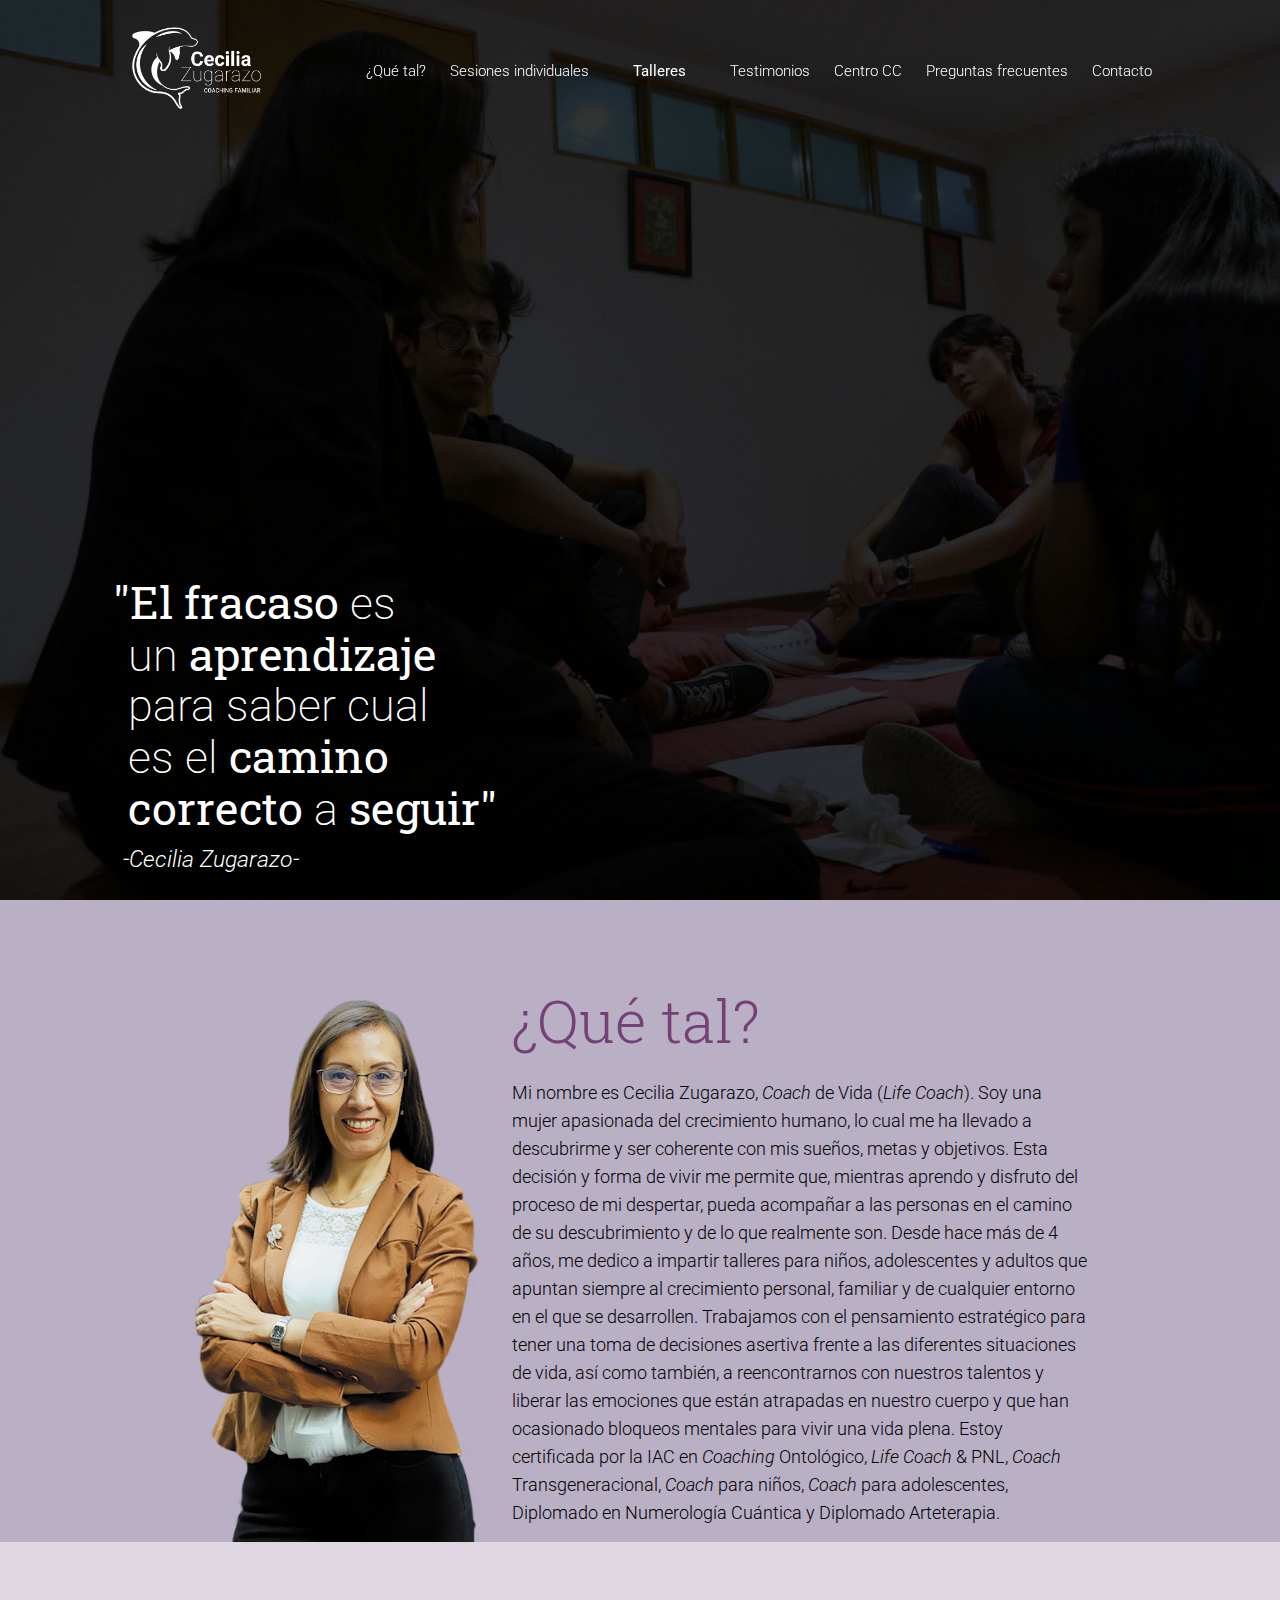
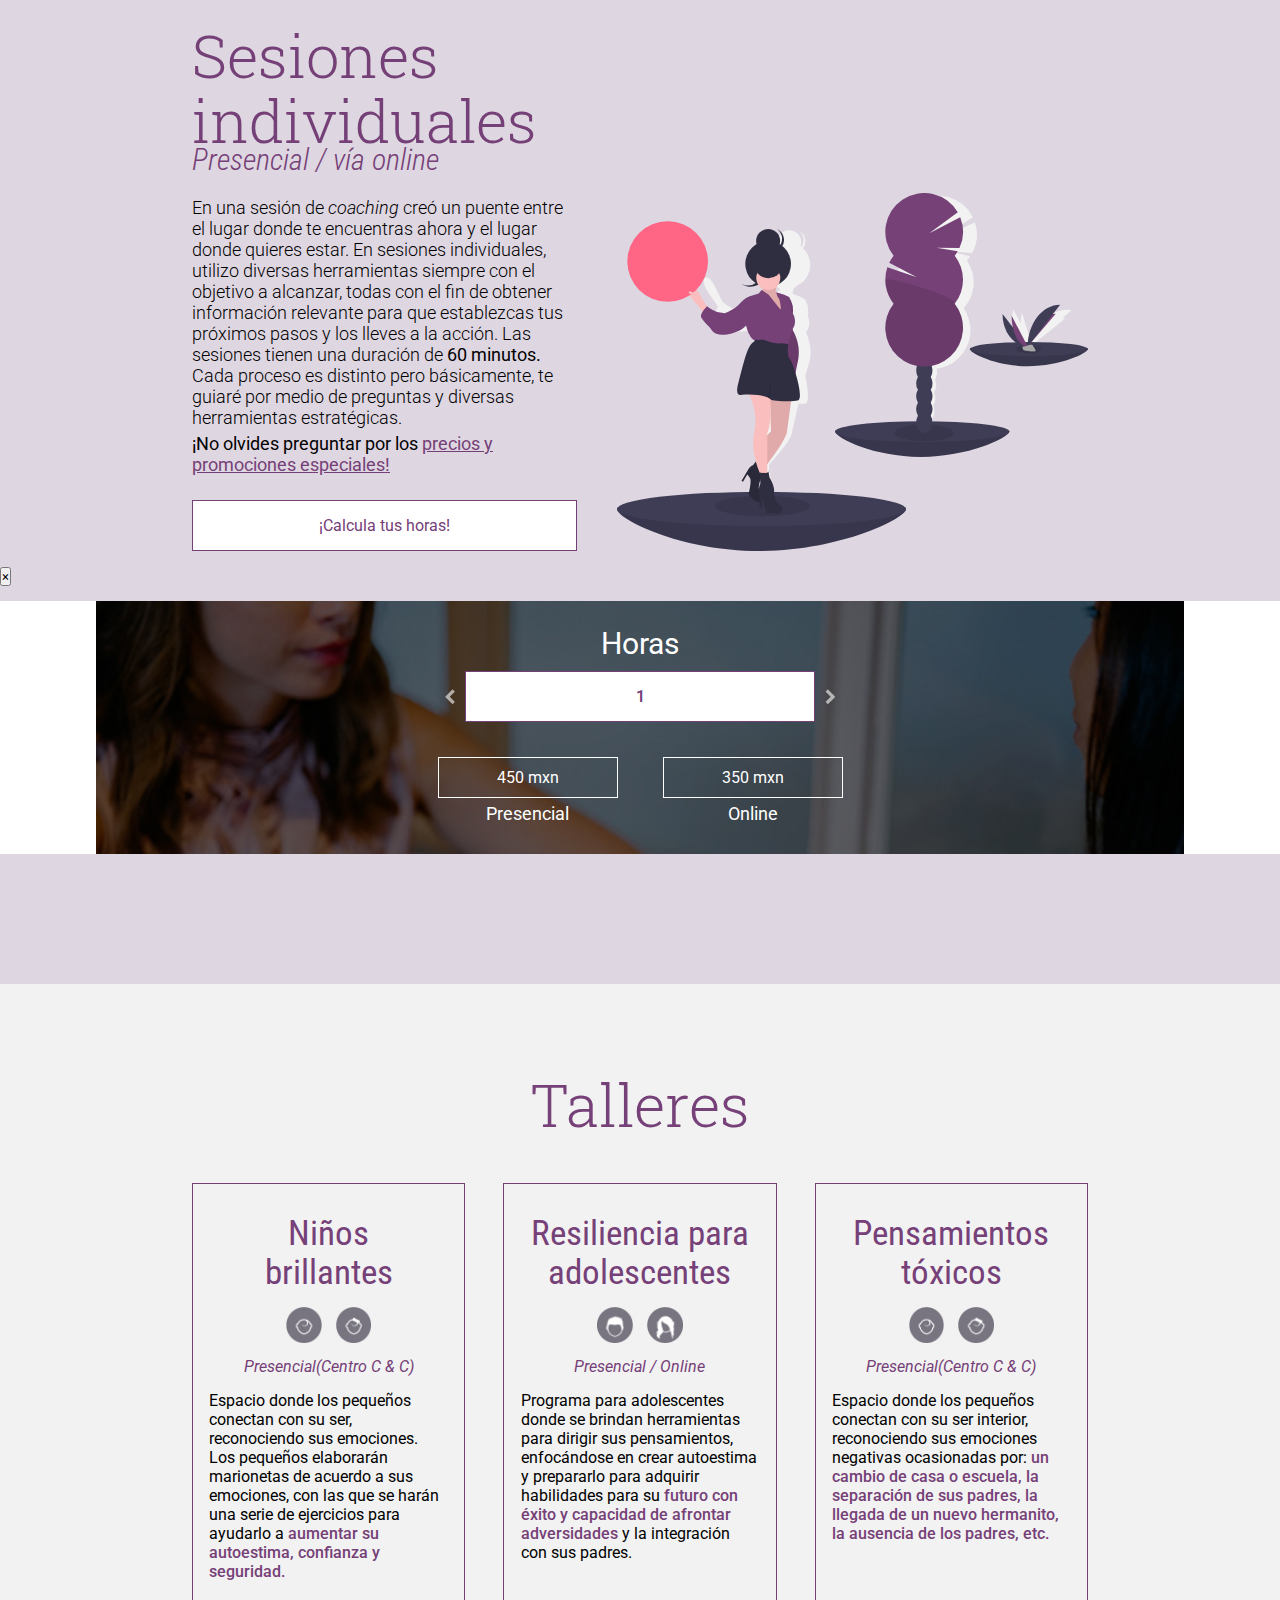
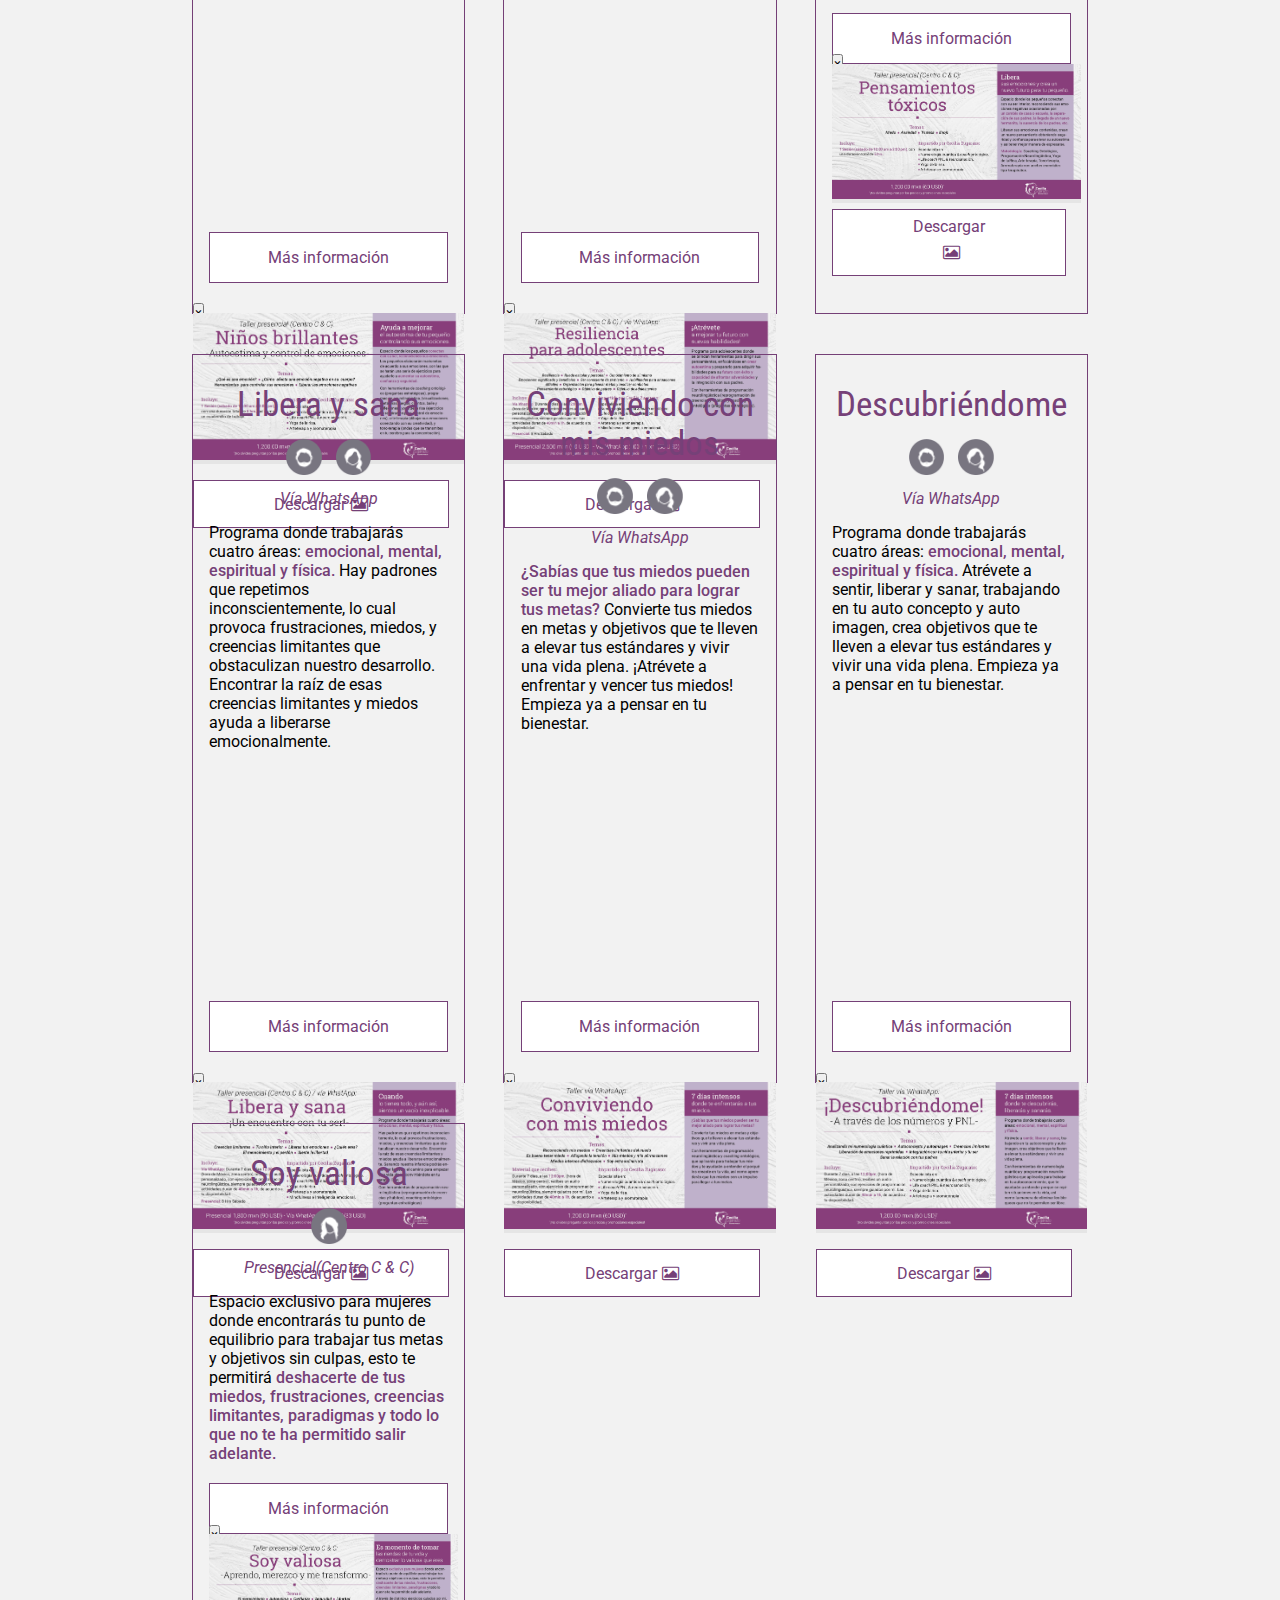
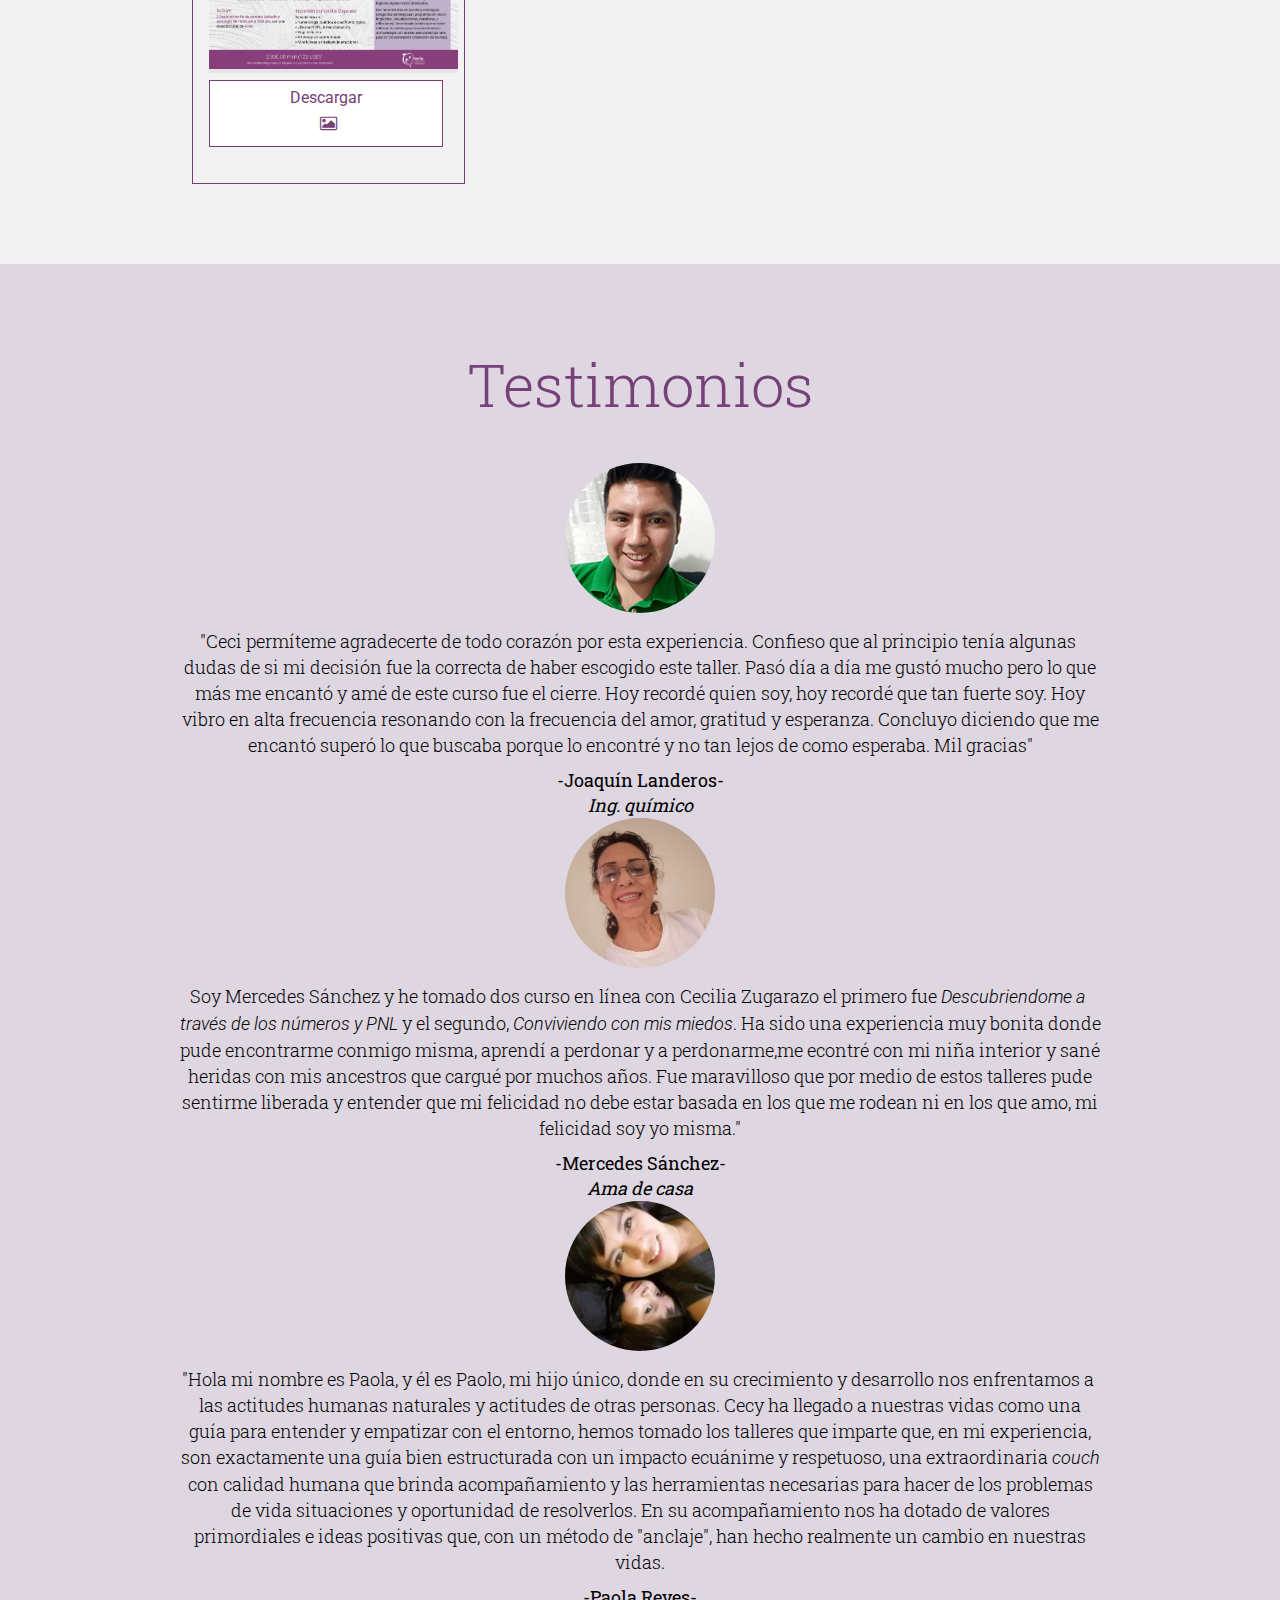
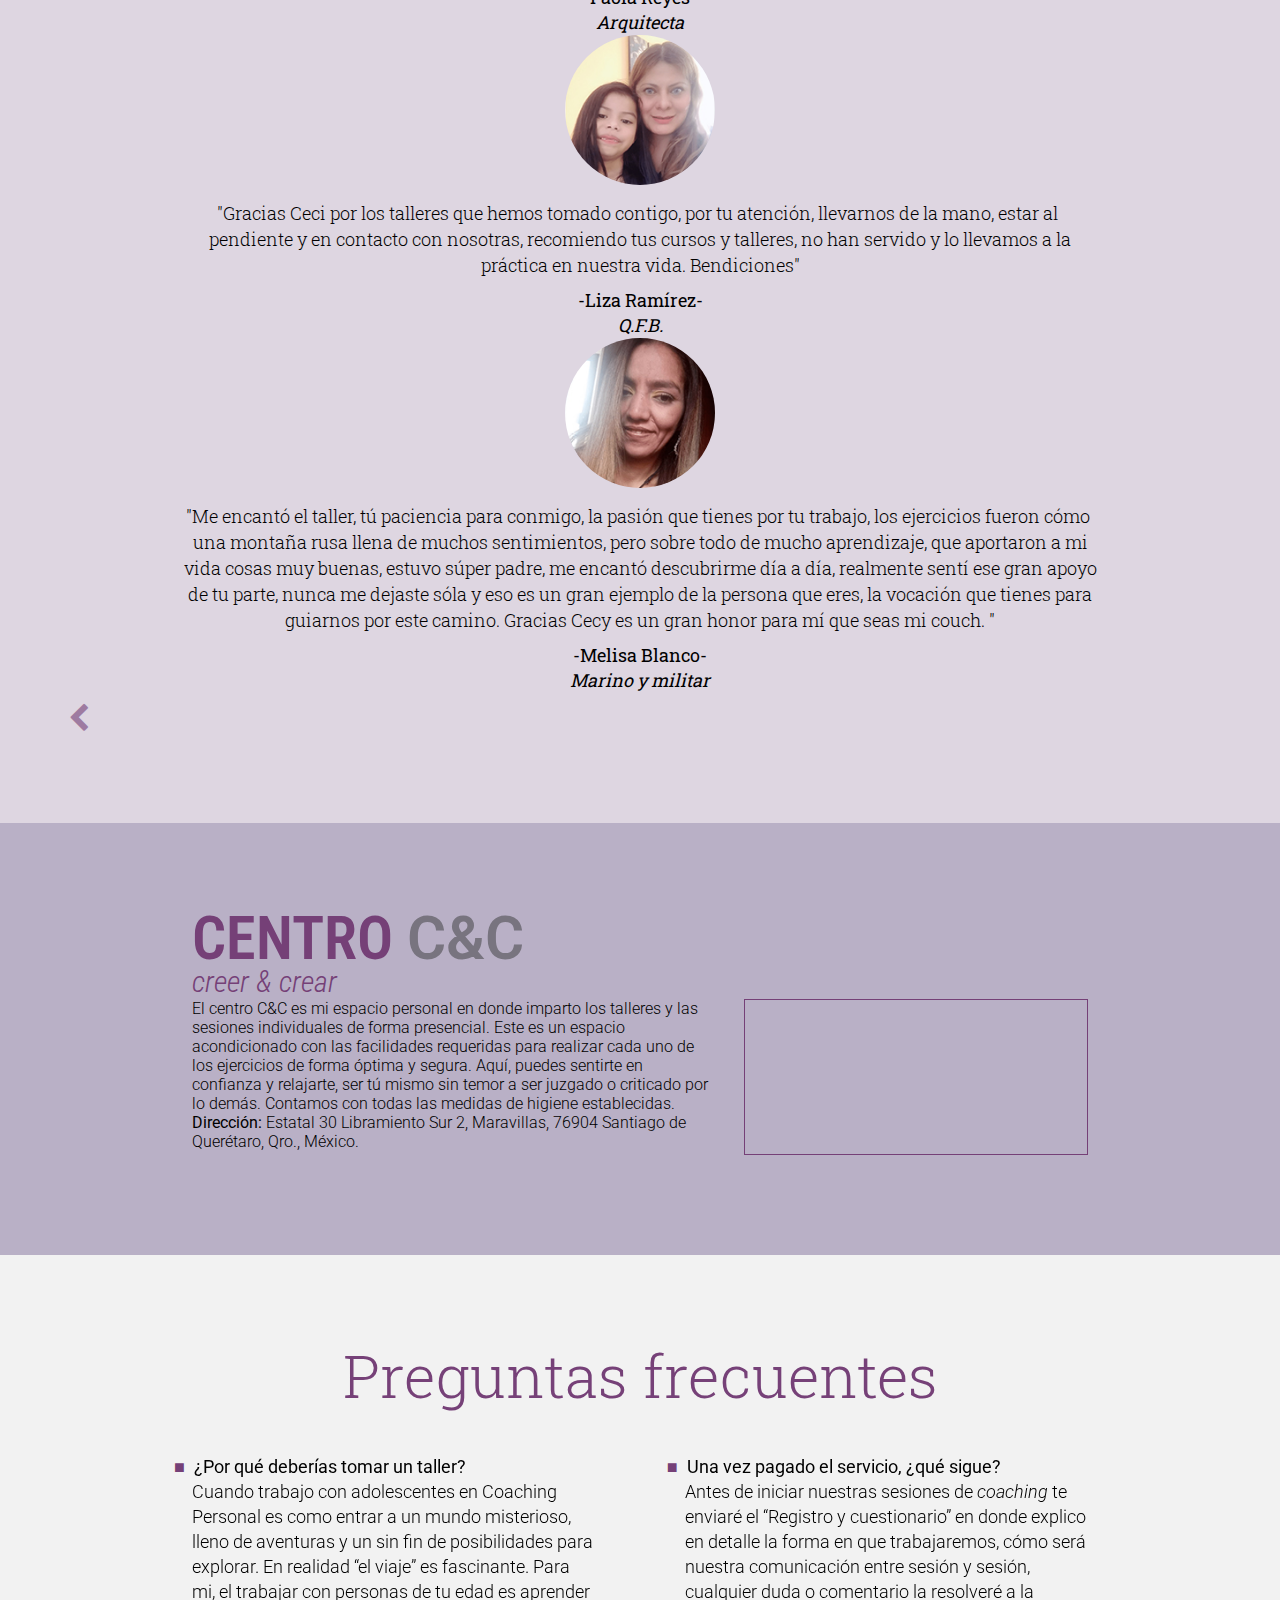
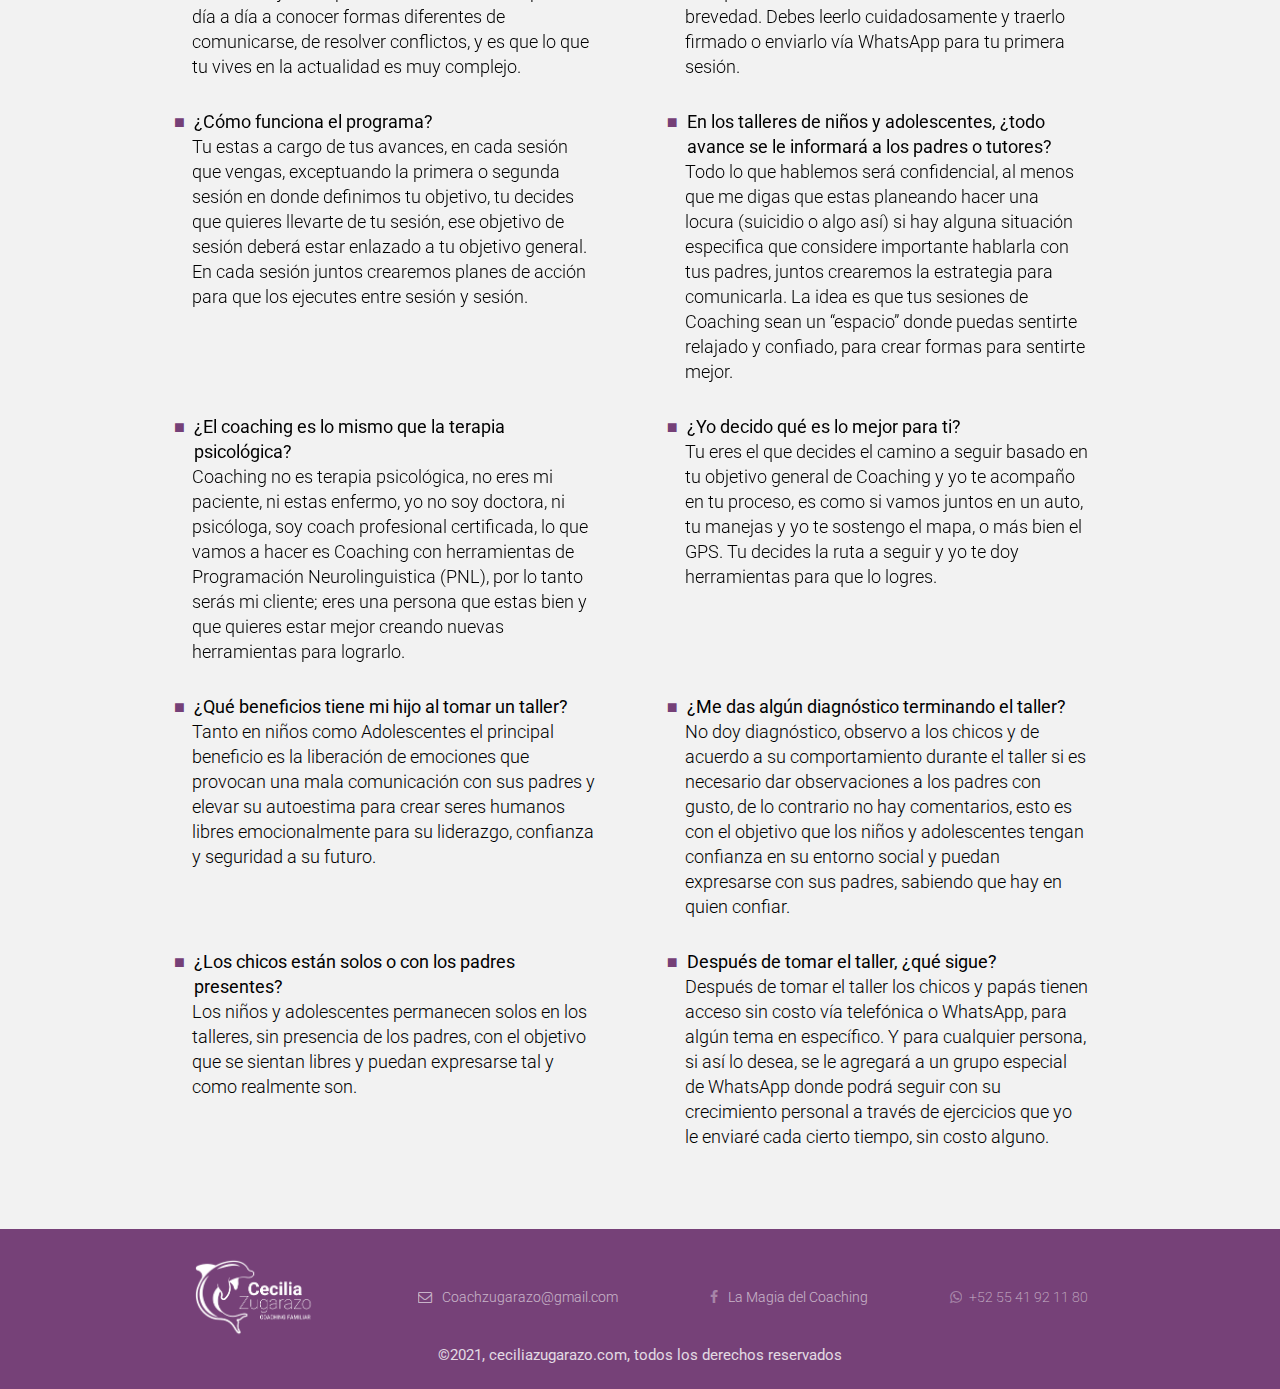
<file: index.html>
<!DOCTYPE html>
<html lang="es">

<head>
  <meta charset="UTF-8">
  <meta name="viewport"
    content="width=device-width, user-scalable=no, initial-scale=1.0, maximum-scale=1.0, minimum-scale=1.0">
  <link rel="stylesheet" href="https://stackpath.bootstrapcdn.com/bootstrap/4.5.0/css/bootstrap.min.css"
    integrity="sha384-9aIt2nRpC12Uk9gS9baDl411NQApFmC26EwAOH8WgZl5MYYxFfc+NcPb1dKGj7Sk" crossorigin="anonymous">

  <link rel="stylesheet" href="css/estilos.css">
  <link
    href="https://fonts.googleapis.com/css2?family=Roboto:ital,wght@0,100;0,300;0,400;0,500;0,700;0,900;1,100;1,300;1,400;1,500;1,700;1,900&display=swap"
    rel="stylesheet">
  <link rel="stylesheet" href="css/font-awesome.min.css">
  <link
    href="https://fonts.googleapis.com/css2?family=Roboto+Slab:wght@100;200;300;400;500;600;700;800;900&display=swap"
    rel="stylesheet">
  <link
    href="https://fonts.googleapis.com/css2?family=Roboto+Condensed:ital,wght@0,300;0,400;0,700;1,300;1,400;1,700&display=swap"
    rel="stylesheet">

  <link rel="apple-touch-icon" sizes="57x57" href="img/favicon/apple-icon-57x57.png">
  <link rel="apple-touch-icon" sizes="60x60" href="img/favicon/apple-icon-60x60.png">
  <link rel="apple-touch-icon" sizes="72x72" href="img/favicon/apple-icon-72x72.png">
  <link rel="apple-touch-icon" sizes="76x76" href="img/favicon/apple-icon-76x76.png">
  <link rel="apple-touch-icon" sizes="114x114" href="img/favicon/apple-icon-114x114.png">
  <link rel="apple-touch-icon" sizes="120x120" href="img/favicon/apple-icon-120x120.png">
  <link rel="apple-touch-icon" sizes="144x144" href="img/favicon/apple-icon-144x144.png">
  <link rel="apple-touch-icon" sizes="152x152" href="img/favicon/apple-icon-152x152.png">
  <link rel="apple-touch-icon" sizes="180x180" href="img/favicon/apple-icon-180x180.png">
  <link rel="icon" type="image/png" sizes="192x192" href="img/favicon/android-icon-192x192.png">
  <link rel="icon" type="image/png" sizes="32x32" href="img/favicon/favicon-32x32.png">
  <link rel="icon" type="image/png" sizes="96x96" href="img/favicon/favicon-96x96.png">
  <link rel="icon" type="image/png" sizes="16x16" href="img/favicon/favicon-16x16.png">
  <link rel="manifest" href="/manifest.json">
  <meta name="msapplication-TileColor" content="#ffffff">
  <meta name="msapplication-TileImage" content="/ms-icon-144x144.png">
  <meta name="theme-color" content="#ffffff">


  <title>Cecilia Zugarazo</title>


</head>

<body>
  <!-- The overlay -->
  <div id="myNav" class="overlay">

    <!-- Button to close the overlay navigation -->
    <a href="javascript:void(0)" class="closebtn" onclick="closeNav()">&times;</a>

    <!-- Overlay content -->
    <div class="overlay-content">
      <a href="#about">¿Qué tal?</a>
      <a href="#sesiones">Sesiones individuales</a>
      <a href="#talleres2" id="">Talleres</a>
      <a href="#testimonios">Testimonios</a>
      <a href="#centro_cc">Centro CC</a>
      <a href="#qanda">Preguntas frecuentes</a>
      <a href="#contact">Contacto</a>
    </div>

  </div>

  <!-- Use any element to open/show the overlay navigation menu -->
  <button class="nav_open_contenedor"><span style="" class="nav_open" onclick="openNav()">&#9776;</span></button>



  <div class="fondo"><a name="header"></a>

    <div class="contenedor">

      <header id="header">
        <div id="caja"></div>
        <div class="logo">
          <img src="img/logo_blanco.png" alt="">
        </div>
        <nav>
          <a href="#about" class="nav_inicial">¿Qué tal?</a>
          <a href="#sesiones">Sesiones individuales</a>
          <a href="#talleres2" id="talleres">Talleres</a>
          <a href="#testimonios">Testimonios</a>
          <a href="#centro_cc">Centro CC</a>
          <a href="#qanda">Preguntas frecuentes</a>
          <a href="#contact">Contacto</a>
        </nav>
      </header>

      <div id="frase">

        <blockquote><span>"El fracaso</span> es <br> un <span>aprendizaje</span> <br>para saber cual <br>es el
          <span>camino<br> correcto </span>a <span>seguir"</span>
          <footer>-Cecilia Zugarazo-</footer>
        </blockquote>
        <div class="img_logo_inicial"> <img src="img/logo_blanco.png" alt=""></div>
      </div>
    </div>
  </div>
  <a name="about"></a>
  <section class="main">
    <article class="about">
      <div class="name">
        <img id="foto_cz" src="img/CZ_Silueta4.png" alt="">
        <!--Cecilia Zugarazo
        <footer>Coach Personal</footer>-->
      </div>
      <!--        <div class="line"></div>-->

      <ul class="introduccion">
        <h1 class="quetal">¿Qué tal?</h1>
        <p class="intro">Mi nombre es Cecilia Zugarazo, <em>Coach</em> de Vida (<em>Life Coach</em>).
          Soy una mujer apasionada del crecimiento humano, lo cual me ha llevado a descubrirme y ser coherente con mis
          sueños, metas y objetivos. Esta decisión y forma de vivir me permite que, mientras aprendo y disfruto del
          proceso de mi despertar, pueda acompañar a las personas en el camino de su descubrimiento y de lo que
          realmente son. <br class="salto_intro">
          <br class="salto_intro">
          Desde hace más de 4 años, me dedico a impartir talleres para niños, adolescentes y adultos que apuntan siempre al
          crecimiento personal, familiar y de cualquier entorno en el que se desarrollen. <br class="salto_intro">
          <br class="salto_intro">
          Trabajamos con el pensamiento estratégico para tener una toma de decisiones asertiva frente a las diferentes
          situaciones de vida, así como también, a reencontrarnos con nuestros talentos y liberar las emociones que
          están atrapadas en nuestro cuerpo y que han ocasionado bloqueos mentales para vivir una vida plena.
          Estoy certificada por la IAC en <em>Coaching</em> Ontológico, <em>Life Coach</em> & PNL, <em>Coach</em>
          Transgeneracional, <em>Coach</em> para niños, <em>Coach</em> para adolescentes, Diplomado en Numerología
          Cuántica y Diplomado Arteterapia.</p>

      </ul>
    </article>
  </section>

  <a name="sesiones"></a>
  <section class="sesiones_individuales">

    <div class="container_sesiones">
      <div class="sesiones_texto">
        <h1 class="quetal sesiones_titulo">Sesiones individuales</h1>
        <p class="slogan"> Presencial / vía online</p>
        <p class="sesiones_descripcion">En una sesión de <em>coaching</em> creó un puente entre el lugar donde te
          encuentras ahora y el lugar donde quieres estar.
          En sesiones individuales, utilizo diversas herramientas siempre con el objetivo a alcanzar, todas con el fin
          de obtener información relevante para que establezcas tus próximos pasos y los lleves a la acción.
          Las sesiones tienen una duración de <span class="sesiones_descripcion parrafo">60 minutos. </span>
          Cada proceso es distinto pero básicamente, te guiaré por medio de preguntas y diversas herramientas
          estratégicas.
          <!--Durante la sesión te brindare la confianza  y empatía para  hablar de todo sin sentir timidez o miedo de ser juzgado.-->

        </p>
        <p class="sesiones_descripcion parrafo">¡No olvides preguntar por los <a href="https://wa.me/525541921180"
            target="_blank">precios y promociones especiales!</a></p>
        <div class="sesiones_img2">
          <img src="img/sesiones.svg" alt="">
          <img src="img/sesiones_4.svg" alt="">
          
        </div>
        <button type="button" class=" btn_comprar_horas" data-target="#sesiones_individuales" data-toggle="modal">¡Calcula tus horas!
        </button>

      </div>



      <div class="sesiones_img">
        <img src="img/sesiones.svg" id="sesiones_img1" alt="">
        <img src="img/sesiones_4.svg" id="sesiones_img2" alt="">
         <img src="img/sesiones_3.svg" id="sesiones_img3" alt="">

      </div>


    </div>
    <div class="modal fade" id="sesiones_individuales">
      <div class="modal-dialog modal-md modal-dialog-centered">
        <div class="modal-content">
          <div class="modal-header header_sesiones">
              
            <button type="button" class="close" data-dismiss="modal" aria-label="Close">
              <span aria-hidden="true" id="close">&times;</span>
            </button>
          </div>
          <div class="modal-body modal_sin_margen">

           
            <div class="horas_y_precios">



              <div class="contador">
                <label for="horas" class="label_horas">Horas</label>
                <div class="contador_flechas">
                
                  
                  <i class=" fa fa-chevron-left fa-chevron-left-sesiones" id="btnPrev"  onclick=" prevNum()" aria-hidden="true" ></i>
                  
                  <div >
                    <input type="text" id="box" value="1" disabled>
                  </div>
                  <i class=" fa fa-chevron-right fa-chevron-right-sesiones" onclick=" nextNum()" id="btnNext" aria-hidden="true" ></i>
                </div>
              </div>

              <div class="presencial_online_contenedores">
                <div class="presencial_contenedor escondido">

                  <input type="text" id ="presencialInput" class="presencial" value="450 mxn" disabled> 
                  <input type="radio"  name="presencial_online"  id="presencial"  value="450 mxn" onChange="onHandleValueChange()">
                  <label for="presencial"  class="label_presencial"   >Presencial</label>
                </div>

                <div class="online_contenedor escondido"> 
                  <input type="text" id="onlineInput" class="online"  value="350 mxn" disabled >
                  <input type="radio"  name="presencial_online"  id="online" value="350 mxn" onChange="onHandleValueChange()" >
                  <label for="online"  class="label_online"  >Online</label>
                </div>
              </div>
            </div>





          </div>
          <div class="modal-footer modal-footer-sesiones-individuales">
    
            
          </div>
        </div>
      </div>
    </div>
  </section>


  <section><a name="talleres2"></a>
    <article class="courses">
      <div class="title_1">
        <h1>Talleres</h1>
      </div>
      <section class="courses_list">



        <section class="talleres_list">



          <div class="talleres_ninos" id="">
            <div class="talleres_contenedor">
              <p class="talleres_titulo">Niños <br class="salto_taller_titulo">brillantes</p>
              <div class="iconos_adultos">
                <img src="img/ninos_01.png" alt="">
                <img src="img/ninos_02.png" alt="">
              </div>
              <p class="talleres_via">Presencial(Centro C & C) </p>

              <p class="talleres_descripcion">Espacio donde los pequeños conectan con su ser, reconociendo sus
                emociones. Los pequeños elaborarán marionetas de acuerdo a sus emociones, con las que se harán una serie
                de ejercicios para ayudarlo a <span class="resaltar">aumentar su autoestima, confianza y
                  seguridad.</span></p>
                  
              <input type="button" value="Más información" data-target="#taller_ninos_brillantes" data-toggle="modal">
              
            </div>
            <div class="modal fade" id="taller_ninos_brillantes">
              <div class="modal-dialog modal-lg modal-dialog-centered">
                <div class="modal-content">
                  <div class="modal-header">

                    <button type="button" class="close" data-dismiss="modal" aria-label="Close">
                      <span aria-hidden="true" id="close">&times;</span>
                    </button>
                  </div>
                  <div class="modal-body modal-body-tablet">
                    <div class="talleres_info">
                      <img class="foto_talleres" id="foto_talleres_escritorio" src="img/ninos_brillantes_horizontal.jpg" alt="">
                      
                       <img class="foto_talleres_mobil" id="foto_talleres_mobil"src="img/ninos_brillantes_vertical.jpg" alt="">
                    </div>
                  </div>
                  
                  <div class="modal-footer modal-footer-mobil modal-footer-tablet">             
                       
                       <a href="img/pensamientos_vertical.jpg" class="descarga descarga_mobil descarga_tablet descarga_vertical" download>Descargar<i class="fa fa-picture-o" aria-hidden="true"></i></a> 
                          <a href="img/pensamientos_horizontal.jpg" class="descarga descarga_mobil descarga_tablet descarga_horizontal" download>Descargar<i class="fa fa-picture-o" aria-hidden="true"></i></a>
                  </div>
                </div>
              </div>
            </div>
          </div>

          <div class="talleres_ninos" id="">
            <div class="talleres_contenedor">
              <p class="talleres_titulo"> Resiliencia para <br> adolescentes</p>
               <div class="iconos_adultos">
                <img src="img/jovenes_01.png" alt="">
                <img src="img/jovenes_02.png" alt="">
              </div>
              <p class="talleres_via">Presencial / Online</p>

              <p class="talleres_descripcion">
                Programa para adolescentes donde se brindan herramientas para dirigir sus pensamientos, enfocándose en
                crear autoestima y prepararlo para adquirir habilidades para su <span class="resaltar">futuro con éxito
                  y capacidad de afrontar adversidades</span> y la integración con sus padres.

              </p>
                
              <input type="button" value="Más información" data-target="#taller_valores" data-toggle="modal">

            </div>
            <div class="modal fade" id="taller_valores">
              <div class="modal-dialog modal-lg modal-dialog-centered">
                <div class="modal-content">
                  <div class="modal-header">
                    <button type="button" class="close" data-dismiss="modal" aria-label="Close">
                      <span aria-hidden="true" id="close">&times;</span>
                    </button>
                  </div>
                   <div class="modal-body modal-body-tablet">
                    <div class="talleres_info">
                      <img class="foto_talleres" id="foto_talleres_escritorio" src="img/resiliencia_horizontal.jpg" alt="">
                      
                       <img class="foto_talleres_mobil" id="foto_talleres_mobil"src="img/resiliencia_vertical.jpg" alt="">
                    </div>
                  </div>
                  
                 <div class="modal-footer modal-footer-mobil modal-footer-tablet">             
                       
                          <a href="img/resiliencia_vertical.jpg" class="descarga descarga_mobil descarga_tablet descarga_vertical" download>Descargar<i class="fa fa-picture-o" aria-hidden="true"></i></a> 
                          <a href="img/resiliencia_horizontal.jpg" class="descarga descarga_mobil descarga_tablet descarga_horizontal" download>Descargar<i class="fa fa-picture-o" aria-hidden="true"></i></a> 
                                                                                 
                      
                  </div>
                </div>
              </div>
            </div>

          </div>

          <div class="talleres_ninos" id="">
            <div class="talleres_contenedor">
              <p class="talleres_titulo">Pensamientos tóxicos</p>
              <div class="iconos_adultos">
                <img src="img/ninos_01.png" alt="">
                <img src="img/ninos_02.png" alt="">
              </div>
              <p class="talleres_via">Presencial(Centro C & C)</p>

              <p class="talleres_descripcion">Espacio donde los pequeños conectan con su ser interior, reconociendo sus
                emociones negativas ocasionadas por: <span class="resaltar">un cambio de casa o escuela, la separación
                  de sus padres, la llegada de un nuevo hermanito, la ausencia de los padres, etc. </span>
              </p>
              <input type="button" value="Más información" data-target="#taller_pensamientos" data-toggle="modal">

              <div class="modal fade" id="taller_pensamientos">
                <div class="modal-dialog modal-lg modal-dialog-centered">
                  <div class="modal-content">
                    <div class="modal-header">
                      <button type="button" class="close" data-dismiss="modal" aria-label="Close">
                        <span aria-hidden="true" id="close">&times;</span>
                      </button>
                    </div>
                    
                    <div class="modal-body modal-body-tablet">
                    <div class="talleres_info">
                      <img class="foto_talleres" id="foto_talleres_escritorio" src="img/pensamientos_horizontal.jpg" alt="">
                      
                       <img class="foto_talleres_mobil" id="foto_talleres_mobil"src="img/pensamientos_vertical.jpg" alt="">
                    </div>
                  </div>
                    
    
                   <div class="modal-footer modal-footer-mobil modal-footer-tablet">             
                       
                         <a href="img/pensamientos_vertical.jpg" class="descarga descarga_mobil descarga_tablet descarga_vertical" download>Descargar<i class="fa fa-picture-o" aria-hidden="true"></i></a> 
                          <a href="img/pensamientos_horizontal.jpg" class="descarga descarga_mobil descarga_tablet descarga_horizontal" download>Descargar<i class="fa fa-picture-o" aria-hidden="true"></i></a>                                                      
                                                                                 
                      
                  </div>
                  </div>
                </div>
              </div>
            </div>

          </div>

          <div class="talleres_ninos " id="">
            <div class="talleres_contenedor">
              <p class="talleres_titulo">Libera y sana</p>
              <div class="iconos_adultos">
                <img src="img/adultos_01.png" alt="">
                <img src="img/adultos_02.png" alt="">
              </div>
              <p class="talleres_via">Vía WhatsApp</p>
              

              <p class="talleres_descripcion descripcion_libera_y_sana">Programa donde trabajarás cuatro áreas: <span class="resaltar">emocional,
                  mental, espiritual y física.</span>
                Hay padrones que repetimos inconscientemente, lo cual provoca frustraciones, miedos, y creencias
                limitantes que obstaculizan nuestro desarrollo. Encontrar la raíz de esas creencias limitantes y miedos
                ayuda a liberarse emocionalmente. </p>
            
              <input type="button"  class="align-self-end" value="Más información" data-target="#taller_libera_y_sana" data-toggle="modal">

            </div>
            <div class="modal fade" id="taller_libera_y_sana">
              <div class="modal-dialog modal-lg modal-dialog-centered">
                <div class="modal-content">
                  <div class="modal-header">
                    <button type="button" class="close" data-dismiss="modal" aria-label="Close">
                      <span aria-hidden="true" id="close">&times;</span>
                    </button>
                  </div>
                   <div class="modal-body modal-body-tablet">
                    <div class="talleres_info">
                      <img class="foto_talleres" id="foto_talleres_escritorio" src="img/libera_y_sana_horizontal.jpg" alt="">
                      
                       <img class="foto_talleres_mobil" id="foto_talleres_mobil"src="img/libera_y_sana_vertical.jpg" alt="">
                    </div>
                  </div>
                  <div class="modal-footer modal-footer-mobil modal-footer-tablet">             
                       
                         <a href="img/libera_y_sana_vertical.jpg" class="descarga descarga_mobil descarga_tablet descarga_vertical" download>Descargar<i class="fa fa-picture-o" aria-hidden="true"></i></a> 
                          <a href="img/libera_y_sana_horizontal.jpg" class="descarga descarga_mobil descarga_tablet descarga_horizontal" download>Descargar<i class="fa fa-picture-o" aria-hidden="true"></i></a>
                                                                                 
                      
                  </div>
                </div>
              </div>
            </div>
          </div>

          

          <div class="talleres_ninos" id="">
            <div class="talleres_contenedor">
              <p class="talleres_titulo">Conviviendo con mis miedos</p>
              <div class="iconos_adultos">
                <img src="img/adultos_01.png" alt="">
                <img src="img/adultos_02.png" alt="">
              </div>
              <p class="talleres_via">Vía WhatsApp</p>
              

              <p class="talleres_descripcion descripcion_miedos"><span class="resaltar">¿Sabías que tus miedos pueden ser tu mejor aliado
                  para lograr tus metas?</span>
                Convierte tus miedos en metas y objetivos que te lleven a elevar tus estándares y vivir una vida plena.
                ¡Atrévete a enfrentar y vencer tus miedos! Empieza ya a pensar en tu bienestar.
              </p>
              <input type="button" value="Más información" data-target="#taller_miedos" data-toggle="modal">
              </div>
            <div class="modal fade" id="taller_miedos">
              <div class="modal-dialog modal-lg modal-dialog-centered">
                <div class="modal-content">
                  <div class="modal-header">
                    <button type="button" class="close" data-dismiss="modal" aria-label="Close">
                      <span aria-hidden="true" id="close">&times;</span>
                    </button>
                  </div>
                   <div class="modal-body modal-body-tablet">
                    <div class="talleres_info">
                      <img class="foto_talleres" id="foto_talleres_escritorio" src="img/miedos_horizontal.jpg" alt="">
                      
                       <img class="foto_talleres_mobil" id="foto_talleres_mobil"src="img/miedos_vertical.jpg" alt="">
                    </div>
                  </div>
                  <div class="modal-footer modal-footer-mobil modal-footer-tablet">             
                       
                          <a href="img/miedos_vertical.jpg" class="descarga descarga_mobil descarga_tablet descarga_vertical" download>Descargar<i class="fa fa-picture-o" aria-hidden="true"></i></a> 
                          <a href="img/miedos_horizontal.jpg" class="descarga descarga_mobil descarga_tablet descarga_horizontal" download>Descargar<i class="fa fa-picture-o" aria-hidden="true"></i></a>
                                                                                 
                      
                  </div>
                </div>
              </div>
            </div>
          </div>

          <div class="talleres_ninos talleres_final" id="">
            <div class="talleres_contenedor">
              <p class="talleres_titulo">Descubriéndome</p>
              <div class="iconos_adultos">
                <img src="img/adultos_01.png" alt="">
                <img src="img/adultos_02.png" alt="">
              </div>
              <p class="talleres_via">Vía WhatsApp</p>
              


              <p class="talleres_descripcion descripcion_descubriendome" >
                Programa donde trabajarás cuatro áreas: <span class="resaltar">emocional, mental, espiritual y
                  física.</span>
                Atrévete a sentir, liberar y sanar, trabajando en tu auto concepto y auto imagen, crea objetivos que te
                lleven a elevar tus estándares y vivir una vida plena. Empieza ya a pensar en tu bienestar.
              </p>
              <input type="button" value="Más información" data-target="#number_1" data-toggle="modal">
 
            </div>
            <div class="modal fade" id="number_1">
              <div class="modal-dialog modal-lg modal-dialog-centered">
                <div class="modal-content">
                  <div class="modal-header">
                    <button type="button" class="close" data-dismiss="modal" aria-label="Close">
                      <span aria-hidden="true" id="close">&times;</span>
                    </button>
                  </div>
                   <div class="modal-body modal-body-tablet">
                    <div class="talleres_info">
                      <img class="foto_talleres" id="foto_talleres_escritorio" src="img/descubriendome_horizontal.jpg" alt="">
                      
                       <img class="foto_talleres_mobil" id="foto_talleres_mobil"src="img/descubriendome_vertical.jpg" alt="">
                    </div>
                  </div>
                  <div class="modal-footer modal-footer-mobil modal-footer-tablet">             
                       
                         <a href="img/descubriendome_vertical.jpg" class="descarga descarga_mobil descarga_tablet descarga_vertical" download>Descargar<i class="fa fa-picture-o" aria-hidden="true"></i></a> 
                          <a href="img/descubriendome_horizontal.jpg" class="descarga descarga_mobil descarga_tablet descarga_horizontal" download>Descargar<i class="fa fa-picture-o" aria-hidden="true"></i></a>
                                                                                 
                      
                  </div>
                </div>
              </div>
            </div>
          </div>
<div class="talleres_ultima_linea">
          <div class="talleres_ninos talleres_line_final talleres_linea_final_2" id="">
            <div class="talleres_contenedor">
              <p class="talleres_titulo">Soy valiosa</p>
               <div class="iconos_adultos valiosa">
                <img src="img/jovenes_02.png" alt="">
              </div>
              <p class="talleres_via">Presencial(Centro C & C)</p>

              <p class="talleres_descripcion">
                Espacio exclusivo para mujeres donde encontrarás tu punto de equilibrio para trabajar tus metas y
                objetivos sin culpas, esto te permitirá <span class="resaltar">deshacerte de tus miedos, frustraciones,
                  creencias limitantes, paradigmas y todo lo que no te ha permitido salir adelante. </span>
              </p>
              <input type="button" value="Más información" data-target="#taller_soy_valiosa" data-toggle="modal">
 
              <div class="modal fade" id="taller_soy_valiosa">
                <div class="modal-dialog modal-lg modal-dialog-centered">
                  <div class="modal-content">
                    <div class="modal-header">

                      <button type="button" class="close" data-dismiss="modal" aria-label="Close">
                        <span aria-hidden="true" id="close">&times;</span>
                      </button>
                    </div>
                     <div class="modal-body modal-body-tablet">
                    <div class="talleres_info">
                      <img class="foto_talleres" id="foto_talleres_escritorio" src="img/soy_valiosa_horizontal.jpg" alt="">
                      
                       <img class="foto_talleres_mobil" id="foto_talleres_mobil"src="img/valiosa_vertical.jpg" alt="">
                    </div>
                  </div>
                    <div class="modal-footer modal-footer-mobil modal-footer-tablet">             
                       
                        <a href="img/valiosa_vertical.jpg" class="descarga descarga_mobil descarga_tablet descarga_vertical" download>Descargar<i class="fa fa-picture-o" aria-hidden="true"></i></a> 
                          <a href="img/soy_valiosa_horizontal.jpg" class="descarga descarga_mobil descarga_tablet descarga_horizontal" download>Descargar<i class="fa fa-picture-o" aria-hidden="true"></i></a>
                                                                                 
                      
                  </div>
                  </div>
                </div>
              </div>
            </div>
          </div>

        
</div>

        </section>


      </section>
    </article>
  </section>

  
  <a name="testimonios"></a>
  <section class="container_testimonios">
    <div class="container_testimonios_in">
      <article class="testimonios">

        <div class="title_1 testimonios_title">
          <h1>Testimonios</h1>
        </div>


        <div id="carouselExampleControls" class="carousel slide" data-ride="carousel">
          <div class="carousel-inner">
            <div class="carousel-item active">
              <!--<img class="d-block w-100" src="..." alt="First slide">  -->

              <div class="carrusel">


                <figure>
                  <img src="img/testimonio_1.jpg" alt="" width="100%">
                  <blockquote>"Ceci permíteme agradecerte de todo corazón por esta experiencia. Confieso que al
                    principio tenía algunas dudas de si mi decisión fue la correcta de haber escogido este taller. Pasó
                    día a día me gustó mucho pero lo que más me encantó y amé de este curso fue el cierre. Hoy recordé
                    quien soy, hoy recordé que tan fuerte soy. Hoy vibro en alta frecuencia resonando con la frecuencia
                    del amor, gratitud y esperanza. Concluyo diciendo que me encantó superó lo que buscaba porque lo
                    encontré y no tan lejos de como esperaba. Mil gracias"
                    <footer class="f_cargo">-Joaquín Landeros-
                      <p>Ing. químico</p>
                    </footer>
                  </blockquote>
                </figure>




              </div>

            </div>
            <div class="carousel-item">
              <div class="carrusel">
                <figure>
                  <img src="img/testimonio_4.jpg" alt="" width="100%">
                  <blockquote class="f_testimonio">
                    Soy Mercedes Sánchez y he tomado dos curso en línea con Cecilia Zugarazo el primero fue
                    <em>Descubriendome a través de los números y PNL</em> y el segundo, <em>Conviviendo con mis
                      miedos</em>. Ha sido una experiencia muy bonita donde pude encontrarme conmigo misma, aprendí a
                    perdonar y a perdonarme,me econtré con mi niña interior y sané heridas con mis ancestros que cargué
                    por muchos años. Fue maravilloso que por medio de estos talleres pude sentirme liberada y entender
                    que mi felicidad no debe estar basada en los que me rodean ni en los que amo, mi felicidad soy yo
                    misma."
                    <footer class="f_cargo">-Mercedes Sánchez-
                      <p>Ama de casa</p>
                    </footer>
                  </blockquote>

                </figure>




              </div>

            </div>

            <div class="carousel-item">
              <div class="carrusel">
                <figure>
                  <img src="img/testimonio_6.jpg" alt="" width="100%">
                  <blockquote>"Hola mi nombre es Paola, y él es Paolo, mi hijo único, donde en su crecimiento y
                    desarrollo nos enfrentamos a las actitudes humanas naturales y actitudes de otras personas. Cecy ha
                    llegado a nuestras vidas como una guía para entender y empatizar con el entorno, hemos tomado los
                    talleres que imparte que, en mi experiencia, son exactamente una guía bien estructurada con un
                    impacto ecuánime y respetuoso, una extraordinaria <em>couch</em> con calidad humana que brinda
                    acompañamiento y las herramientas necesarias para hacer de los problemas de vida situaciones y
                    oportunidad de resolverlos. En su acompañamiento nos ha dotado de valores primordiales e ideas
                    positivas que, con un método de "anclaje", han hecho realmente un cambio en nuestras vidas.
                    <footer class="f_cargo">-Paola Reyes-
                      <p>Arquitecta</p>
                    </footer>
                  </blockquote>
                </figure>
              </div>
            </div>
            <div class="carousel-item">
              <div class="carrusel">
                <figure>
                  <img src="img/testimonio_7.jpg" alt="" width="100%">
                  <blockquote>"Gracias Ceci por los talleres que hemos tomado contigo, por tu atención, llevarnos de la
                    mano, estar al pendiente y en contacto con nosotras, recomiendo tus cursos y talleres, no han
                    servido y lo llevamos a la práctica en nuestra vida. Bendiciones"
                    <footer class="f_cargo">-Liza Ramírez-
                      <p>Q.F.B.</p>
                    </footer>
                  </blockquote>
                </figure>
              </div>
            </div>


            <div class="carousel-item">
              <div class="carrusel">
                <figure>
                  <img src="img/testimonio_5.jpg" alt="" width="100%">
                  <blockquote>"Me encantó el taller, tú paciencia para conmigo, la pasión que tienes por tu trabajo, los
                    ejercicios fueron cómo una montaña rusa llena de muchos sentimientos, pero sobre todo de mucho
                    aprendizaje, que aportaron a mi vida cosas muy buenas, estuvo súper padre, me encantó descubrirme
                    día a día, realmente sentí ese gran apoyo de tu parte, nunca me dejaste sóla y eso es un gran
                    ejemplo de la persona que eres, la vocación que tienes para guiarnos por este camino. Gracias Cecy
                    es un gran honor para mí que seas mi couch. "
                    <footer class="f_cargo">-Melisa Blanco-
                      <p>Marino y militar</p>
                    </footer>
                  </blockquote>

                </figure>
              </div>
            </div>

          </div>
          <a class="carousel-control-prev" href="#carouselExampleControls" role="button" data-slide="prev">
            <i class="fa fa-chevron-left" aria-hidden="true"></i>
            <span class="sr-only">Previous</span>
          </a>
          <a class="carousel-control-next" href="#carouselExampleControls" role="button" data-slide="next">
            <i class="fa fa-chevron-right " aria-hidden="true"></i>

            <span class="sr-only">Next</span>
          </a>
        </div>




      </article>
    </div>
  </section>
  <a name="centro_cc"></a>
  <section class="centro_cc_contenedor">
    <article class="centro_cc">
      <img src="img/Logo_cc.png" class="logo_cc" alt="">
      <h1 class="title_centro_cc">CENTRO <span>C&C </span>
        <p class="slogan">creer & crear</p>
      </h1>

      <div class="centro_cc_texto">
        <div class="centro_cc_descripcion">
          <p>El centro C&C es mi espacio personal en donde imparto los talleres y las sesiones individuales de forma
            presencial. Este es un espacio acondicionado con las facilidades requeridas para realizar cada uno de los
            ejercicios de forma óptima y segura.
            Aquí, puedes sentirte en confianza y relajarte, ser tú mismo sin temor a ser juzgado o criticado por lo
            demás.
            Contamos con todas las medidas de higiene establecidas.</p>
          <p class="centro_cc_descripcion_resaltado"> <strong>Dirección:</strong> Estatal 30 Libramiento Sur 2, Maravillas, 76904
            Santiago de Querétaro, Qro., México.</p>
        </div>


        <div class="ubicacion"><iframe
            src="https://www.google.com/maps/embed?pb=!1m18!1m12!1m3!1d3736.3781032364705!2d-100.40488868576338!3d20.531705009937934!2m3!1f0!2f0!3f0!3m2!1i1024!2i768!4f13.1!3m3!1m2!1s0x0%3A0x0!2zMjDCsDMxJzU0LjEiTiAxMDDCsDI0JzA5LjciVw!5e0!3m2!1ses!2str!4v1600466138202!5m2!1ses!2str"
            width="400" height="300" frameborder="0" style="border:0;" allowfullscreen="" aria-hidden="false"
            tabindex="0"></iframe>
        </div>

        <p class="centro_cc_descripcion_resaltado2"> <span class=""> Direccion: </span> Estatal 30 Libramiento Sur 2,
          Maravillas, 76904 Santiago de Querétaro, Qro., México.</p>

      </div>
    </article>
  </section>
  <a name="qanda"></a>
  <section class="container3">
    <article class="questions">
      <div class="title_questions">Preguntas frecuentes
      </div>
      <!--        <div class="line"></div>-->
      <ul class="qanda">
        <li><span class="question">¿Por qué deberías tomar un taller?</span><br class=""><span class="answer">Cuando
            trabajo con adolescentes en Coaching Personal es como entrar a un mundo misterioso, lleno de aventuras y un
            sin fin de posibilidades para explorar. En realidad “el viaje” es fascinante. Para mi, el trabajar con
            personas de tu edad es aprender día a día a conocer formas diferentes de comunicarse, de resolver
            conflictos, y es que lo que tu vives en la actualidad es muy complejo.</span></li>
        <li><span class="question">Una vez pagado el servicio, <br id="question_salto">¿qué sigue?</span><br><span
            class="answer"> Antes de iniciar nuestras sesiones de <em>coaching</em> te enviaré el “Registro y cuestionario” en
            donde explico en detalle la forma en que trabajaremos, cómo será nuestra comunicación entre sesión y sesión,
            cualquier duda o comentario la resolveré a la brevedad. Debes leerlo cuidadosamente y traerlo firmado o
            enviarlo vía WhatsApp para tu primera sesión.</span></li>
        <li><span class="question">¿Cómo funciona el programa?</span><br><span class="answer">Tu estas a cargo de tus
            avances, en cada sesión que vengas, exceptuando la primera o segunda sesión en donde definimos tu objetivo,
            tu decides que quieres llevarte de tu sesión, ese objetivo de sesión deberá estar enlazado a tu objetivo
            general. En cada sesión juntos crearemos planes de acción para que los ejecutes entre sesión y
            sesión.</span></li>
        <li><span class="question">En los talleres de niños y adolescentes, ¿todo avance se le informará a los padres o
            tutores?</span><br class=""><span class="answer">Todo lo que hablemos será confidencial, al menos que me
            digas que estas planeando hacer una locura (suicidio o algo así) si hay alguna situación especifica que
            considere importante hablarla con tus padres, juntos crearemos la estrategia para comunicarla.
            La idea es que tus sesiones de Coaching sean un “espacio” donde puedas sentirte relajado y confiado, para
            crear formas para sentirte mejor.</span></li>
        <li class="bottom"><span class="question">¿El coaching es lo mismo que la terapia psicológica?</span><br><span
            class="answer">Coaching no es terapia psicológica, no eres mi paciente, ni estas enfermo, yo no soy doctora,
            ni psicóloga, soy coach profesional certificada, lo que vamos a hacer es Coaching con herramientas de
            Programación Neurolinguistica (PNL), por lo tanto serás mi cliente; eres una persona que estas bien y que
            quieres estar mejor creando nuevas herramientas para lograrlo.</span></li>
        <li class="bottom"><span class="question">¿Yo decido qué es lo mejor para ti?</span><br><span class="answer">Tu
            eres el que decides el camino a seguir basado en tu objetivo general de Coaching y yo te acompaño en tu
            proceso, es como si vamos juntos en un auto, tu manejas y yo te sostengo el mapa, o más bien el GPS. Tu
            decides la ruta a seguir y yo te doy herramientas para que lo logres.</span></li>

        <li><span class="question">¿Qué beneficios tiene mi hijo al tomar un taller?</span><br><span
            class="answer">Tanto en niños como Adolescentes el principal beneficio es la liberación de emociones que
            provocan una mala comunicación con sus padres y elevar su autoestima para crear seres humanos libres
            emocionalmente para su liderazgo, confianza y seguridad a su futuro.</span></li>
        <li><span class="question">¿Me das algún diagnóstico terminando el taller?</span><br><span class="answer"> No
            doy diagnóstico, observo a los chicos y de acuerdo a su comportamiento durante el taller si es necesario dar
            observaciones a los padres con gusto, de lo contrario no hay comentarios, esto es con el objetivo que los
            niños y adolescentes tengan confianza en su entorno social y puedan expresarse con sus padres, sabiendo que
            hay en quien confiar.</span></li>
        <li class="bottom"><span class="question">¿Los chicos están solos o con los padres presentes?</span><br><span
            class="answer">Los niños y adolescentes permanecen solos en los talleres, sin presencia de los padres, con
            el objetivo que se sientan libres y puedan expresarse tal y como realmente son.</span></li>
        <li class="bottom last_question"><span class="question">Después de tomar el taller, <br id="question_salto"> ¿qué
            sigue?</span><br><span class="answer">Después de tomar el taller los chicos y papás tienen acceso sin costo
            vía telefónica o WhatsApp, para algún tema en específico. Y para cualquier persona, si así lo desea, se le agregará a un grupo especial de WhatsApp donde podrá seguir con su crecimiento personal a través de ejercicios que yo le enviaré cada cierto tiempo, sin costo alguno.</span></li>

      </ul>
    </article>

  </section>
  <!--    <hr id="last_hr">-->
  <section class="container5"><a name="contact"></a>
    <footer class="footer">
      <!--        <img src="img/logo.png" alt="">-->
      <section class="contact">
        <ul class="data">
          <img src="img/logo_blanco.png" alt="">

          <li>
            <i class="fa fa-envelope-o"></i>
            <p>Coachzugarazo@gmail.com</p>
          </li>

          <li><a href="https://www.facebook.com/cecyzugarazo/" target="_blank">
              <i class="fa fa-facebook">
              </i>La Magia del Coaching </a></li>

          <li><a href="https://wa.me/525541921180" target="_blank"><i class="fa fa-whatsapp"></i>+52 55 41 92 11 80</a></li>
        </ul>
        <p class="copyright">©2021, ceciliazugarazo.com, todos los derechos reservados</p>
      </section>
    </footer>

  </section>

  <script src="js/index.js"></script>
  

  <script src="https://code.jquery.com/jquery-3.5.1.slim.min.js"
    integrity="sha384-DfXdz2htPH0lsSSs5nCTpuj/zy4C+OGpamoFVy38MVBnE+IbbVYUew+OrCXaRkfj" crossorigin="anonymous">
  </script>
  <script src="https://cdn.jsdelivr.net/npm/popper.js@1.16.0/dist/umd/popper.min.js"
    integrity="sha384-Q6E9RHvbIyZFJoft+2mJbHaEWldlvI9IOYy5n3zV9zzTtmI3UksdQRVvoxMfooAo" crossorigin="anonymous">
  </script>
  <script src="https://stackpath.bootstrapcdn.com/bootstrap/4.5.0/js/bootstrap.min.js"
    integrity="sha384-OgVRvuATP1z7JjHLkuOU7Xw704+h835Lr+6QL9UvYjZE3Ipu6Tp75j7Bh/kR0JKI" crossorigin="anonymous">
  </script>
  
</body>

</html>
</file>
<file: css/estilos.css>
:root{
    --color_1:#754077;
    --color_2:#9986B2;
    --color_3:#B9B0C6;
    --color_4:#78747F;
    --color_5:#DED6E1;
    --color_6:rgba(0,0,0,.05);
}
*{
    margin: 0px;
    padding: 0px;
    -webkit-box-sizing: border-box;
    -moz-box-sizing: border-box;
    box-sizing: border-box;
    font-family: 'Roboto', sans-serif;
    scroll-behavior: smooth;
}
*::-webkit-scrollbar{
    width: 15px;
    background-color: rgba(0,0,0,.05);
    
}
*::-webkit-scrollbar-thumb{
    background: var(--color_1);
    opacity:.1;
}
*::selection{
    background-color: #764178;
    color:white;
}

.contenedor{
    width:80% ;
    margin: 0px auto;
    padding-top:20px;
    height: 100%;
    display: flex
    
}

.fondo{
    background-image: url("fondo.jpg");
    background-repeat: no-repeat;
    background-size:cover;
/*    height: 670px;*/
    height: 100vh;
    width: 
}
#header{
    position: fixed;
    display: flex;
    align-items: center;
    justify-content:space-between;
    width: 80%;
    transition:.5s
}
.logo img{
    width: 150px;
    transition: .5s;
}
header nav a{
    text-decoration: none;
    color:white;
    font-family: 'Roboto', sans-serif;
    font-weight: 300;
    font-size: 15px;
    margin-left: 20px;
    transition: .5s;
    z-index: 1;
    
}
header nav a:hover{
    color: /*#CB0AA4*/ white;
    text-decoration: underline;
    font-weight: 300;
    transition: 0;
}
#talleres{
 background-color:;
    padding: 25px 20px;
    font-weight: 400;
    transition: .5s;
    
    
}
#talleres:hover{
    color:white;
}



#header.cus-nav{
    display: flex;
    justify-content: space-between;
    align-items: center;
    background: ;
    margin: -20px -10%;
    padding:0 10% ;
    width: 100%;
    transition:.5s;
    z-index: 999;
    
}
#header.cus-nav a{
    color:white;
    font-size: 12px;
    padding: 1px 0;
    display: inline-block;
    transition: .5s;
    font-weight: 500;
    opacity: .7;
    
}
#header.cus-nav a:hover{
   color:white;
    opacity: 1;
    text-decoration: none;
    transition: none;
}
#header.cus-nav .logo img{
    width: 65px;
    background:;
    transition: .5s;
    padding-top: 5px;

}
#header.cus-nav #talleres{
    background:none;
    
}
#caja.caja-larga{
    background-color:#754077;
    width: 100%;
    left: 0%;
    transition: .5s;
    height: 48px;
    top:0%;
}
#caja{
    width: x;
    height: 68px;
    background-color:#754077;
    position: absolute;
    left: 50.5%;
    z-index: -1;
     transition: .5s;
    display: 
}
#frase{
    background: ;
    display: flex;
    justify-content: flex-end;
    align-items: flex-end;
    margin: 0;
    padding: 0;
}
#frase blockquote{
    color:white;
    font-family: 'Roboto', sans-serif;
    font-weight: 200;
    font-size: 45px; 
    margin-bottom: 15px; 
    padding: 0;
    line-height: 50px;
    text-indent: -15px;
    background: 
   
}
#frase span{
    font-family: 'Roboto Slab', serif;
    font-weight: 400;
}

#frase footer{
    font-weight: 300;
    font-size: 23px;
    margin-top: 0px;
    font-style: italic;
    text-indent: -5px
}

.main{
    width: 100%;
    padding: 80px 0 0 0;
    margin-bottom: ;
    background-color: var(--color_3);
    
   
}


.main .about{
    margin:0px auto;
    display: flex;
    align-items: flex-end;
    width: 70%;
    background-color:;
    justify-content: space-between;
}
article .name{
    font-family: 'Roboto', sans-serif;
    font-weight: 500;
    font-size:35px;
    color:#764178; 
    width: 40%;
}
#foto_cz{
    width: 90%;
    padding:0;
    vertical-align: bottom;
    
}
#metodo{
    color: var(--color_1);
    font-weight: 300;
     font-family: 'Roboto Slab', sans-serif;
    font-size:30px;
    
}
.about .name footer{
    font-family: 'Roboto Slab', sans-serif;
    font-weight: 300;
    font-style: italic;
    font-size:25px;
    color:darkslategray;
}
.line{
    /*border-left: 1px solid gray; 
    height: 100%;
    position: absolute;
    opacity: .5;
    left: 31%;*/
}
ul{
    
    width: 72%;
}
ul li{
    font-size: 18px;
    font-family: 'Roboto', sans-serif;
    line-height: 40px;
    padding-bottom: 0px;
    font-weight: 300;
    list-style-type: none; 
    
}
ul li::before {
  content: "\25A0";
  color: var(--color_1);;
  font-weight: bold;
  list-style-type: square;
  display: inline-block; 
  width: 1em;
  margin-left: -1em; 
}
li span{
  position: relative;
  left: 2px;
}
.quetal{
    font-family: 'Roboto Slab', sans-serif;
    font-weight: 300;
    font-size:60px;
    color:var(--color_1);
    margin-bottom: 20px;
}

.intro{
    font-size: 18px;
    font-family: 'Roboto', sans-serif;
    line-height: 28px;
    padding-bottom: 15px;
    font-weight: 300;
    color:black;
}
ul li:last-child{
    padding:0px;
    font-weight: 400;
}
.courses{
    width: 100%;
    background-color: var(--color_6);
    padding: 80px 0;
    margin:0;
        
}
hr{
    border: .5px solid #764178;
    width: 100%;
    margin: 0 auto 0px auto;
    opacity: .5;
}
.courses .title_1{
    width: 70%;
    margin: 0 auto;
    text-align: center;
    
}
.courses .title_1 h1{
    font-family: 'Roboto Slab', sans-serif;
    font-weight: 300;
    font-size:60px;
    color:#764178;
    padding-bottom: 40px;
    padding-top:0px;
    margin:0;
    
}
.courses_list{
    width: 70%;
    margin: 0px auto; 
}
.courses_list .kids,.teenagers,.adults {
    margin: 40px auto 0 auto;
    background-color:white;
/* box-shadow: 1px 1px 5px gray;*/
    border: 1px solid var(--color_1);   
}


.btn_descargar{
    
     background-color: white;
    border: 1.4px solid var(--color_1) ;
    color: var(--color_1);
     border-radius: 0px;
     padding: px px;
}


.descarga {
    
    color:var(--color_1);
    padding: 7px 80px;
    text-decoration: none;
    background: white ;
    
    border: 1.4px solid var(--color_1) ;
    transition: all .3s;
    height: px;
    font-size: 16px;
    margin: 0 15px 0 0;
    

}
.descarga:hover{
    color:white;
    background: var(--color_1);
    text-decoration: none;
    transform: scale(1.02);
}

.descarga:hover .fa-picture-o{
    color:white;
    opacity: .7
}

.fa-picture-o{
    color: var(--color_1);
    padding: 8px 0 8px 5px;
    opacity: 1
}

.comprar{
    color:white;
    padding: 7px 15px;
    text-decoration: none;
    background: var(--color_1) ;
    border: 1.4px solid var(--color_1) ;
    transition: all .3s;
    
}
.comprar:hover{
    text-decoration: none;
    color: white;
    transform: scale(1.02);

}

.comprar-taller{
    position: relative;
    top: 11.5px;
    width:200px;
    height: px;
    background: ;
     margin: 0 0px 0 0px;
}
.btn_contacto{
     background-color: white;
    border: 1.4px solid var(--color_1) ;
    color: var(--color_1);
     border-radius: 0px;
    padding: 0px 0px;
    
    
}
.btn_contacto a {
    text-decoration: none;
    color:var(--color_1);
    display: inline-block;
    padding:7px 15px;
    font-weight: 400;
    
}
.btn_contacto a:hover {
    text-decoration: none;
    color:white;
    font-weight: 300;
}
.btn_contacto:hover{
    background-color: var(--color_1);
     transform: scale(1.02);
    color:white;
}

.fa-paypal{padding: 10px 0 10px 5px;
}
.btn_contacto:focus{
   outline: none;
    
    
}
.btn_comprar{
    
     background-color: var(--color_1);
    border: 1.4px solid var(--color_1) ;
    color: white;
    border-radius: 0px;
     padding: 7px 15px;
}
/*.modal-header{
    background:  var(--color_1);
}*/
.modal-content{
     border-radius: ;
    border-color: transparent;
}
.modal-header{
    height: 0px;
    background:;
    display: flex;
    align-items: center; 
}
.modal-footer{
    background:  ;
    display: flex;
    justify-content: flex-s;
    align-items: center;
    width: ;
    height: 80px;
    padding: 0;
    

}
.modal-body{
    background: var(--color_6);
}
#close{
    
   
}
#paypal-button-container{
        
    width: 86%;
    
    margin: 0 auto
    }
.close{
    
    
    
}
.close:focus{
   outline: none;
}

.btn_descargar:hover{
    background-color: var(--color_1);
     transform: scale(1.02);
    color:white;
   
}

.btn_descargar:focus{
    
    outline: none;
    
}


.btn_comprar:hover{
    background-color: var(--color_1);
     transform: scale(1.02);
    color:white;
}
.btn_comprar:focus{
    outline: none
}


.kids, .teenagers, .adults{
    width: 100%;
    display: flex;
    align-items: center;
    padding: 30px;
   
    
}
.kids_title{
    font-size: 30px;
    text-align: center;
    color:#764178;
    font-weight: 600;
    margin: 0 10px;
    
}
.kids_age{
    font-size: 20px;
    text-align: center;
    color:darkslategray;
    font-weight: 400;
    font-style: italic;
    
}
.ninos_description{
    width: 60%;
    font-size: 16px;
    font-weight: 300;
    line-height: 23px;
    padding-left: 40px;
    back
    
}
.ninos_description::selection{
    background-color: #764178;
    color:white;
}

.ninos_contenedor{
    display: flex;
    align-items: flex-start;
    justify-content: center;
    flex-wrap: wrap;
    width: 40%;
    
}
.buttons{
    display: flex;
    flex-direction: column;
    
        
}

input{
    background-color: white;
    border: 1.4px solid var(--color_1) ;
    color: var(--color_1);
    padding: 15px 0px;;
    width: 350px;
    margin-top: 15px ;
    text-align: center;
    font-size: 16px;
/*    box-shadow: 1px 1px 5px gray;*/
    cursor: pointer;
    transition: all .3s ease;
    
}
.input_adults{
    margin-top: 5px ;
}
input:hover{
    transform: scale(1.02);
    background: var(--color_1);
    color:white;
}
input:focus{
    outline: none;
}
article .testimonios{
    display: flex;
    width: 100%;
    margin: 0px 0 0px 0px;
    flex-direction: column;
    background: ;
    
}
.testimonios blockquote{
    font-family: 'Roboto Slab', sans-serif;
    height:;
    background:;
    padding-left: 0px;
    text-indent: -5px;
    font-weight: 300;
    font-size: 18px;
    line-height: 26px;
    
}
.f_testimonio{
    text-indent: -5px;
    

}

figure{
    flex-direction: column;
    display: flex;
    align-items: center;
    width: 50%;
    background-color: ;
    margin: 0 0px 0 50px;
    text-align: left;
    
}
figure:first-child{
    margin:0;
}
figure img{
    margin-bottom: 15px;
    width:150px ;
    height: 150px;
    border-radius: 50%;
    
    
/*    border: 1px var(--color_1) solid;*/
    
}
figure footer{
    margin-top:10px;
    font-family: 'Roboto Slab', sans-serif;
    font-weight: 400;
    line-height: 25px;
    
}
figure footer p{
    font-family: 'Roboto Slab', sans-serif;
    font-style: oblique
}
.f_cargo{
    text-indent: 0px;
    text-align: center
}

.container3{
    width: 100%;
   
    background: var(--color_6);
    
   
}
.container3 .questions{
    margin: 0 auto;
    padding: 80px 0 50px 0px;
    width: 70%; 
}
article .title_questions{
    font-family: 'Roboto Slab', sans-serif;
    font-weight: 300;
    font-size:60px;
    text-align: center;
    color:#764178;
    width: %;
    padding-bottom: 40px;
    padding-top:0px;
}


.line{
    /*border-left: 1px solid gray; 
    height: 100%;
    position: absolute;
    opacity: .5;
    left: 31%;*/
}
.qanda{
    margin: 0;
    padding: 0;  
    display: flex;
    flex-wrap: wrap;
    flex-direction: row;
    justify-content: space-between;
    width: 100%
}
.qanda li{
    width: 45%;
    margin-bottom: 30px;
    line-height:25px;
}

li .question{
  position: relative;
  left: 2px;
  font-family: 'Roboto', sans-serif;
  font-weight: 400;
    width: %
}

.answer{
    position: relative;
    left: 0px;
}

.qanda li :last-child{
    padding:0px;
    font-weight: 300;
}
.bottom{
    padding-bottom: 0px;
    margin: 
}
.container5{
    background-color: #764178;
    margin: 0;
    padding: 25px 0;
}
.footer{
    width: 70%;
    margin: 0 auto;
    
}
.footer .contact .data img{
    width: 15%;
}
.data{
    display: flex;
    justify-content:space-between;
    align-items:center;
    width: 100%;
    
}
.data li{
    font-size: 14px;
    font-weight: 300;
    padding-bottom: 0px;
     display: flex;
    align-items: center;justify-content: center
}
.data li::before {
  content: none;
}
.data li:last-child{
    padding:0px;
    font-weight: 200;
    
}
.data li a, .data li p{
    text-decoration: none;
    color:white;
    opacity: .6;
    margin: 0;
   
}




.data li a:hover{
    color: white;
    opacity: 1;
     
}
.copyright{
    text-align: center;
    padding: 5px 0px 0px 0px;
    font-weight: 400;
    color:white;
    font-size: 15px;
    opacity: .8;
}
i{
    padding:10px 10px;
    color: white;
    opacity: .6
}

.fa-credit-card{
    
    color:white;
     
}

.last{
    display: flex;
    flex-direction: column;
    
}
.spei a{
    display: flex;
    align-items: center;
    
}
.last p{
    margin: 0;
    padding: 0;
    line-height: 25px;
    
}
 #sesiones_img2{
        display: none;
    }

.carrusel{
    display: flex;
    z-index: 5;
    background:;
    justify-content: center;
    width: 100%;
}
.carrusel blockquote{
    text-align:center;
    margin: 0;
    padding: 0
        
}
.carrusel blockquote p{
    text-align:center;
    margin: 0;
    padding: 0
        
}
.carrusel figure{
    width: 90%;
    text-align:center;
}
.carousel-control-next
{
    position: absolute;
    right: -70px; 
    font-size: 30px;
   
    
}
.carousel-control-prev{
    margin-left: -70px;
    font-size: 30px;
    
}
.fa-chevron-left, .fa-chevron-right {
    color: var(--color_1);
}

.talleres_list{
    display: flex;
    justify-content: space-between;
    width: 100%;
    flex-wrap: wrap;
    background: ;
}
.talleres_ninos{
    width: 30.5%;
    background-color:  ;
    text-align: center;
    border: 1px solid var(--color_1);
    margin: 0px 0px 40px 0px;
    height: 100;    
}
.talleres_ninos p{
    margin: 0px 0px;
    background: ;
    text-align: cente
}
.talleres_contenedor input{
    width: 100%;
    flex-grow: ;
    margin: 0;
    padding: 
}
.talleres_info{
    display: ;
    width: 100%
}
.talleres_info img{
    display: ;
    width: 100%
}
.talleres_contenedor{
    width: 88%;
    margin: 0px auto;
    background: ;
    padding: 30px 0;
    justify-content: flex-start;
    align-items: flex-start;
    display: flex;
    flex-direction:column;
    flex-wrap: ;
    height: 100%;
}

.talleres_titulo{
    font-size: 35px;
    text-align: center;
    color:#764178;
    font-weight: 400;
    padding: 0px 0px 15px 0px;
    line-height: 39px;
    font-family: 'Roboto Condensed', sans-serif;
     text-align: center;
    width: 100%;
    margin: 0;
    
}


.talleres_via{
    color:var(--color_1);
    font-style: italic;
    padding: 0px 0px 15px 0px;
    text-align: center;
    width: 100%;
    
}
.iconos_adultos img{
    width: 15%;
    padding: 0px 0px px 0px;
    margin: 0px 5px;
    text-align: 
}
.iconos_adultos{
    margin: 0 auto;
    padding: 0px 0px 10px 0px;
    width: 100%
}
.valiosa{
    margin: 0 auto;
    padding: 0px 0px 10px 0px;
    width: 100%
}
.valiosa img{
    width: 15%;
    padding: 0px 0px px 0px;
    margin: 0px 5px;
    text-align: 
}
.talleres_descripcion{
    font-family: 'Roboto', sans-serif;
    padding: 0px 0px 20px 0px;
    text-align: left;
    background: ;
    flex-grow: 1;
    
}

.talleres_descripcion .resaltar{
    font-weight: 500;
    color:var(--color_1);
   
}
.descripcion_libera_y_sana{
/*        padding: 15px 0px 11px 0px;*/
    }
.descripcion_descubriendome {
   /*padding: 15px 0px 34px 0px;
    background:*/ 
    
}

.talleres_final{
    margin-bottom: px;
}
.talleres_ultima_linea{
    display: flex;
   justify-content: flex-start
    
}
.talleres_line_final{
    background: ;
    margin: 0 40px 0 0;
}
.fa-whatsapp{
    padding: 10px 7px 10px 0px;
    
}
.sesiones_individuales{
    width: 100%;
    padding: 80px 0;
    background: var(--color_5);
    
}
.sesiones_titulo{
    text-align: left;
    line-height: 65px;
    margin:0px 0 0px 0;
    
}
.container_sesiones{
    width: 70%;
    margin: 0 auto;
    display: flex;
    flex-direction: ;
    justify-content: ;
    align-items: flex-end;
    background: ;
}
.container_sesiones img{
    width: 100%;
}
.sesiones_texto{
    width: 45%;
    background: ;
    text-align: left;
}
.sesiones_texto input{
    width: 100%;
    margin:0px 0 0px 0;
}

.sesiones_img{
    width: 55%;
    margin-left: 40px;
    border:
}
.sesiones_descripcion{
    font-family: 'Roboto', sans-serif;
    font-size: 18px;
    font-weight: 300;
    margin:20px 0 0px 0;
    padding:0px;
    background:  
}

.sesiones_descripcion a{
    color: var(--color_1);
    text-decoration: underline;
    font-weight: 400;
}
.parrafo{
    margin:5px 0 20px 0;
    font-weight: 400;
}
.btn_comprar_horas{
    width: 100%;
    background-color: white;
    border: 1px solid var(--color_1) ;
    color: var(--color_1);
    padding: 15px 0px;;
    text-align: center;
    font-size: 16px;
    cursor: pointer;
    transition: all .3s ease;
}
.btn_comprar_horas:hover{
    transform: scale(1.02);
    background: var(--color_1);
    color:white;
}
.btn_comprar_horas:focus{
    outline: none;
}
.btn_comprar_sesiones{
    margin-right:25px;
    padding: 
}
.container_testimonios{
    width: 100%;
    margin: 0 auto;
    padding: 80px 0;
    background: var(--color_5);
}
.container_testimonios_in{
    width: 80%;
    margin: 0 auto;
    
}
.testimonios_title h1{
    font-family: 'Roboto Slab', sans-serif;
    font-weight: 300;
    font-size:60px;
    color:#764178;
    padding-bottom: 40px;
    padding-top:0px;
    margin:0;
    text-align: center;
    text-decoration: 
    
}
.testimonios_title h1 a{
    font-family: 'Roboto Slab', sans-serif
}
.centro_cc_contenedor{
    background: var(--color_3);
    padding: 80px 0 80px 0;
}
.centro_cc{
    width: 70%;
    margin: 0 auto;
}
.centro_cc_contenedor .centro_cc h1{
    font-family: 'Roboto Condensed', sans-serif;
    font-weight: 600;
    font-size:60px;
    color:var(--color_1);
    padding-bottom: 00px;
    padding-top:0px;
    margin:0;
    text-align: left;
    
}
.centro_cc h1 span{
    color:var(--color_4);
    
}
.slogan{
    font-family: 'Roboto Condensed', sans-serif;
     font-size:30px;
    font-weight: 300;
    font-style: italic;
    color:var(--color_1);
    margin-top:-10px;
}
.centro_cc_texto{
    display: flex;
    justify-content: space-between;
    align-items: ;
}
.centro_cc_texto p{
    font-weight: 300;
    
}
.centro_cc_descripcion{
    background: ;
    width: 60%;
    margin: 0;
    padding: 0;
}

.logo_cc{
    display: none;
}
.ubicacion{
    background: ;
    width: 40%;
    height: ;
    border: var(--color_1) 1px solid;
     margin-bottom: 20px;
     margin-left: 35px;
}
.ubicacion iframe{
    width: 100%;
    height: 100%;
    
}
/*Modal instrucciones de sesiones individuales*/
.header_sesiones{
    height: 50px;
}
.instrucciones{
    width: 85%;
    margin: 0 auto;
    font-family: 'Roboto', sans-serif;
    font-size: 18px;
    font-weight: 300;
}
.instrucciones h1{
    font-family: 'Roboto Slab', sans-serif;
    font-weight: 400;
    font-size:35px;
    color:var(--color_1);
    margin: 15px 0 10px 0;
    background: ;
    text-align: center;
}
.instrucciones p{
    margin: 0px 0 0px 0;
}
.intrucciones_bullets{
    padding: 5px 0 0px 0;
    background: 
}
.intrucciones_ultimo{
    padding-bottom: 20px;
}
.horas_y_precios{
    width: 85%;
    background-image: url("sesion_fondo.jpg");
    background-repeat: no-repeat;
    background-size:cover;
    margin: 0 auto;
}
.horas_y_precios_img img{
    width: 100%;
}
.modal_sin_margen{
    margin:0;
    padding: 0px 0 0px 0;
    background: white;
}
.label_horas{
    color: white;
    font-family: 'Roboto', sans-serif;
    font-weight: 400;
    font-size: 30px;
    margin: 0;
    padding: 0;
}
.presencial_contenedor, .online_contenedor{
    display: flex;
    flex-direction: column;
    align-items:center;
    margin:0px 0 0 0;
    padding:0px;
}
.presencial_online_contenedores{
    display: flex;
    justify-content: center;
    padding:30px 0 30px 0px;
}
.online, .presencial{
    margin: 0;
    padding:10px;
    width: 80%;
    border: solid white 1px;
    background: none;
    cursor:text;
    color:white;
}
.online:hover{
    background: none;
    transform: none;
}
.presencial:hover{
    background: none;
    transform: none;
}
.label_presencial, .label_online{
    color: white;
    font-size: 18px;
    margin: 5px 0 0 0;
}
.label_presencial:checked{
    color: ;
    font-weight: 400 ;
    transform: none;
    text-decoration: underline;
}
.escondido input[type=radio]{
    display: none;
}
.escondido input[type=radio]:checked + label {
    font-weight: 400 ;
    transform: none;
    text-decoration: underline;
    color:white;
}
.contador{
    padding-top: 25px;
    display: flex;
    
    align-items: center;
    flex-direction: column;
   
    
}
.contador_flechas{
    display: flex;
    background:;
    position: relative;
    top: -5px;
    padding: 0;
    margin:0;
    
    align-items: center;
}
.contador .next{
    margin-left: 5px;
    width: 8px;
    height: 8px;
    border-top: 2px solid white;
    border-left: 2px solid white;
    transform: rotate(135deg);
    cursor: pointer;
    font-family: 'Roboto', sans-serif;
}
.contador .prev{
    margin-right: 5px;
    width: 8px;
    height: 8px;
    border-top: 2px solid white;
    border-left: 2px solid white;
    transform: rotate(315deg);
    cursor: pointer; 
    font-family: 'Roboto', sans-serif;
}
.modal-footer-sesiones-individuales{
    padding:;
    background: ;
    display: ;
    height: 50px
    
}
.fa-chevron-left-sesiones,.fa-chevron-right-sesiones{
    color: white;
    padding-top: 25px;
    cursor: pointer
}
.sesiones_img2{
    display: none
}
.sesiones_img{
    display: ;
    background: ;
    
}
#sesiones_img1{
    display: none
}
 #sesiones_img3{
    display: flex;
        background:;
    width: 100%;
     margin: 0px auto;}
.img_logo_inicial{
    display: none
}


/* The Overlay (background) */
.overlay {
  /* Height & width depends on how you want to reveal the overlay (see JS below) */   
  height: 100%;
  width: 0;
  position: fixed; /* Stay in place */
  z-index: 99999; /* Sit on top */
  left: 0;
  top: 0;
  display: non;
  background-color: rgb(0,0,0); /* Black fallback color */
  background-color: rgba(0,0,0, 0.9); /* Black w/opacity */
  overflow-x: hidden; /* Disable horizontal scroll */
  transition: 0.5s; /* 0.5 second transition effect to slide in or slide down the overlay (height or width, depending on reveal) */
}

/* Position the content inside the overlay */
.overlay-content {
  position: relative;
    display: ;
  top: 19%; /* 25% from the top */
  width: 100%; /* 100% width */
  text-align: center; /* Centered text/links */
  margin-top: 30px; /* 30px top margin to avoid conflict with the close button on smaller screens */
}

/* The navigation links inside the overlay */
.overlay a {
  padding: 8px;
  text-decoration: none;
  font-size: 26px;
  color: white;
  opacity: .8;
  display: block; /* Display block instead of inline */
  transition: 0.3s; /* Transition effects on hover (color) */
}

/* When you mouse over the navigation links, change their color */
.overlay a:hover, .overlay a:focus {
  color: #f1f1f1;
}

/* Position the close button (top right corner) */
.overlay .closebtn {
  position: absolute;
  top: 20px;
  right: 45px;
  font-size: 60px;
}
.nav_open{
    display: none;
    color:white;
    font-size: 16px;
}

.nav_open_contenedor{
    background: rgba(0,0,0,.5);
    width: %;
    height: px;
    position: fixed;
    padding: 5px 15px;
    border: none;
    margin: 20px 0 0 20px;
    display: none;
    
}
.centro_cc_descripcion_resaltado2{
    display: none;
}
.salto_intro{
    display: none;
}

.qanda li span br{
    display: none
}
#foto_talleres_mobil{
    display: none;
}
#box{
    transform: none;
    background: white;
    color: var(--color_1);
    display: ;
    cursor: default;
    font-weight: 600;
    font-size: 
}

 .btn_comprar_horas{
    margin: 0px 0px 0px 0;
    background: ;
    padding: 15px 0px ;
    text-align: center;
    margin-top: 5px;
    }
.descarga_horizontal{
    display: 
}
.descarga_vertical{
    display: none
}

/*Taller resiliencia tamaños gigantes*/
@media only screen and (min-width: 1375px) and (max-width: 1500px){
   
    .talleres_line_final{
        background:;
        margin-right: 40px
    }
}
@media only screen and (min-width: 1501px) and (max-width: 1700px){
   
    .talleres_line_final{
        background:;
        margin-right: 50px
    }
}
@media only screen and (min-width: 1701px) and (max-width: 2000px){
   
    .talleres_line_final{
        background:;
        margin-right: 55px
    }
}


/*Escritorio normal*/
@media only screen and (min-width: 992px) and (max-width: 1200px){
    
    .contenedor{
    width:80% ;
    margin: 0px auto;
    padding-top: 20px;
}
.fondo{
    background-image: url("fondo.jpg");
    background-repeat: no-repeat;
    background-size:cover;
    height: 670px;
}
#header{
    position: fixed;
    display: flex;
    align-items: center;
    justify-content:space-between;
    width: 80%;
    transition:.5s
}
.logo img{
    width: 125px;
    transition: .5s;
}
    .nav_inicial{
        padding: 0px;
        margin: 0;
    }
header nav a{
    text-decoration: none;
    color:white;
    font-family: 'Roboto', sans-serif;
    font-weight: 300;
    font-size: 14px;
    margin-left: 10px;
    transition: .5s;
    z-index: 1;
    
}
header nav a:hover{
    color: /*#CB0AA4*/ white;
    text-decoration: underline;
    font-weight: 300;
    transition: 0;
}
#talleres{
 background-color:;
    padding: 25px 0px;
    font-weight: 400;
    transition: .5s;
    
    
}
#talleres:hover{
    color:white;
}



#header.cus-nav{
    display: flex;
    justify-content: space-between;
    align-items: center;
    background: ;
    margin: -20px -10%;
    padding:0 10% ;
    width: 100%;
    transition:.5s;
    z-index: 999;
    
}
#header.cus-nav a{
    color:white;
    font-size: 12px;
    padding: 1px 0;
    display: inline-block;
    transition: .5s;
    font-weight: 500;
    opacity: .7;
    
}
#header.cus-nav a:hover{
   color:white;
    opacity: 1;
    text-decoration: none;
    transition: none;
}
#header.cus-nav .logo img{
    width: 65px;
    background:;
    transition: .5s;
    padding-top: 5px;

}
#header.cus-nav #talleres{
    background:none;
    
}
    
 #frase{
        display: flex;
        justify-content: flex-end;
        align-items: flex-end;
        height: 650px;
        padding-bottom: 0px;
     background: d
    }
    #frase footer{
        margin: 0;
        padding: 0;
        vertical-align: top
    }
    
    .contenedor{
        display: flex;
        
    }
    
#foto_cz{
    width: 100%;
    padding:0;
    vertical-align: bottom;
    align-self: flex-end
}



.intro{
    font-size: 15.5px;
    font-family: 'Roboto', sans-serif;
    line-height: 25px;
    padding-bottom: 10px;
    font-weight: 300;
    padding-left: 20px;
    color:black;
    margin: 0:
}

    .introduccion{
        margin: 0;
        padding: 0;
    } 
    
.sesiones_descripcion{
    
    font-size: 15.5px;
    line-height: 25px;
    padding: 0;
    margin: 0;
}
    .talleres_list{
    display: flex;
    justify-content: space-between;
    width: 100%;
    flex-wrap: wrap;
    background: ;
}
.talleres_ninos{
    width: 30.5%;
    background-color:  ;
    text-align: center;
    border: 1px solid var(--color_1);
    margin: 0px 0px 40px 0px;
    height: 100;    
}

.talleres_contenedor input{
    width: 100%;
    flex-grow: ;
    margin: 0;
    padding: ;
    font-size: 15.5px
}
.talleres_contenedor{
    width: 88%;
    margin: 0px auto;
    background: ;
    padding: 30px 0;
    justify-content: flex-start;
    align-items: flex-start;
    display: flex;
    flex-direction:column;
    flex-wrap: ;
    height: 100%;
}

.talleres_titulo{
    font-size: 28px;
    text-align: center;
    color:#764178;
    font-weight: 400;
    padding: 0px 0px 15px 0px;
    line-height: 32px;
    font-family: 'Roboto Condensed', sans-serif;
     text-align: center;
    width: 100%;
    margin: 0;
    
}
   #sesiones_img2, #sesiones_img1 {
    display: none;
      }


#sesiones_img3{
    display: flex;
        background:;
    width: 100%;
     margin: 0px auto;}

.talleres_via{
    color:var(--color_1);
    font-style: italic;
    padding: 0px 0px 15px 0px;
    text-align: center;
    width: 100%;
    
}
.iconos_adultos img{
    width: 15%;
    padding: 0px 0px px 0px;
    margin: 0px 5px;
    text-align: 
}
.iconos_adultos{
    margin: 0 auto;
    padding: 0px 0px 10px 0px;
    width: 100%
}
.valiosa{
    margin: 0 auto;
    padding: 0px 0px 10px 0px;
    width: 100%
}
.valiosa img{
    width: 15%;
    padding: 0px 0px px 0px;
    margin: 0px 5px;
    text-align: 
}
.talleres_descripcion{
    font-family: 'Roboto', sans-serif;
    padding: 0px 0px 20px 0px;
    text-align: left;
    background: ;
    flex-grow: 1;
    font-size: 15px;
    line-height: 20px
    
}

.talleres_descripcion .resaltar{
    font-weight: 500;
    color:var(--color_1);
   
}
   .talleres_ultima_linea{
    display: flex;
   justify-content: flex-start
    
}
.talleres_line_final{
    background: ;
    margin: 0 40px 0 0;
}
 .carrusel figure blockquote{
        font-size: 15.5px;
        line-height: 1.5;
        padding: 0;
        margin: 0;
    }
    
    
    .ubicacion{
        height: ;
        margin: 0 0 20px 20px
    }
    
    
.question, .answer, .centro_cc_descripcion p{
        font-size: 15.5px;
        line-height: 25px;
    }
    
    .descarga_horizontal{
        display: flex
    }       
        
}

/*Tablet en horizontal*/
@media only screen and (min-width: 769px) and (max-width: 991px){
    
    .nav_open{
    display:flex ;
    z-index: 222;
        padding: 10px 0px;
        margin: 0 30px ;
        background:  var(--color_1);
        width:;
        text-align: ce;
        font-size: 20px
        
       
}
    .nav_open_contenedor{
        display: flex;
        z-index: 222;
        margin: 0;
        padding: 0;
        width: 100%;
        background:  var(--color_1)

        
    }
    .contenedor{
        background:;
        height: 100%;
        display: flex;
        margin: ;
        padding: 20px 0;
    }
    
.img_logo_inicial{
        display: flex;
        width: 250px;
        background: ;
        padding-top: 0px
        
    }
.img_logo_inicial img{
        display: flex;
    margin: 0px;
        width: 100%;
    padding: 0
        
    }
    
    .fondo{
        background-image: url("fondo_tablet.jpg");
       height: 900px
    }
    #header{
    position: fixed;
    display: flex;
    align-items: center;
    justify-content:;
    width: 100%;
    transition:.5s;
   flex-direction: column;
    left: 0px;
        background: var(--color_1);
        margin: 0 auto;
        padding: 0;
}
.logo img{
    width: 100px;
    transition: .5s;
    display: none ;
   
    
}
    header nav{
        display: none;
        justify-content: space-between;
        background:;
        width: 90%;
        margin: 0 auto;
        position: 
            
    }

header nav a:hover{
    color: /*#CB0AA4*/ white;
    text-decoration: none;
    font-weight: 300;
    transition: 0;
    background: var(--color_2)
}
#talleres{
 background-color: var(--color_1);
    padding: 20px 0px;
    font-weight: 400;
    transition: .5s;
    color: white;
    text-decoration: ;
    opacity: 1;
    display: 
    
    
}
#talleres:hover{
    color:white;
}



#header.cus-nav{
    display: none;
    justify-content: space-between;
    align-items: center;
    background: ;
    margin: 0px 0px;
    padding:0 20px 0 20px ;
    width: 100%;
    transition:.5s;
    z-index: 999;
    flex-direction: row
    
}

#header.cus-nav a:hover{
   color:white;
    opacity: 1;
    text-decoration: none;
    transition: none;
}
#header.cus-nav .logo img{
    width: 65px;
    background:;
    transition: .5s;
    padding: 5px 0;
    padding-right: 10px;
    display:flex;
    

}

#caja.caja-larga{
    background-color:#754077;
    width: 100%;
    left: 0%;
    transition: .5s;
    height: 0px;
    top:0%;
}
#caja{
    width: x;
    height: 68px;
    background-color:#754077;
    position: absolute;
    left: 50.5%;
    z-index: -1;
     transition: .5s;
    display: 
}
    #frase{
         background: ;
    display: flex;
        flex-direction: column;
    justify-content: flex-end;
    align-items: flex-start;
    margin: 0px;
    padding: 0
    }
#frase blockquote{
    color:white;
    font-family: 'Roboto', sans-serif;
    font-weight: 200;
    font-size: 45px; 
    margin-bottom: 22px; 
    line-height: 50px;
    text-indent: -15px
}
#frase footer{
    font-weight: 300;
    font-size: 23px;
    margin-top: 0px;
    font-style: italic;
    text-indent: -5px;
    display: none;
}
    
   .main .about {
        padding: 0px 0px;
        display: flex;
        flex-direction: column;
        align-items:center;
        width: 100%;
    }
    .main{
        padding: 80px 0;
    }
    #foto_cz{
        display: none;
    }

.intro{
    font-size: 15.5px;
    font-family: 'Roboto', sans-serif;
    line-height: 25px;
    padding: 0px;
    font-weight: 300;
    color:black;
    margin: 0;
}

    .introduccion{
        margin: 0;
        padding: 0;
    } 
    .sesiones_img{
        display: none;
    }
    .sesiones_img2{
        display: flex;
        width: 100%;
        margin: 0 auto;
        padding: 30px 0;
    }
    .sesiones_img2 img:first-child{
        display: none;
    }
    .sesiones_img2 img{
        width: 60%;
        margin: 10px auto;
    }
    .container_sesiones{
        background: ;
        display: flex;
        flex-direction: column;
        width: 
    }
    .sesiones_titulo{
        font-size: 52px;
    }
    .sesiones_texto{
        width: 100%;
        padding: 0;
        margin: 0
    }
.sesiones_descripcion{
    
    font-size: 15.5px;
    line-height: 25px;
    padding: 0;
    margin: 0;
    width: 100%
}

.parrafo{
    margin:5px 0 0px 0;
    font-weight: 400;
}
    .talleres_ninos{
        background: ;
        width: 47.8%;
        margin: 0 0 27px 0; 
    }
    .talleres_ultima_linea{
        margin:0px;
        padding: 0;
        width: 100%;
        background: ;
        flex-wrap: wrap;
        display: flex;
        justify-content: space-between;
        align-items: center
        
        
    }
    
    .talleres_line_final {
        margin: 0px;
        padding: 0;
        width: 47.8%;
        background:;
        display: flex;
        justify-content: space-between
    }
    
.talleres_titulo{
    font-size: 33px;
    text-align: center;
    color:#764178;
    font-weight: 400;
    padding: 0px 0px 15px 0px;
    line-height: 1.2;
    font-family: 'Roboto Condensed', sans-serif;
    
}
    .talleres_descripcion{
      font-size: 15px;
    line-height: 22px;
        padding-bottom: 25px;
        text-align: left;
    }
   
    
    
 .carrusel figure blockquote{
        font-size: 15.5px;
        line-height: 1.5;
        padding: 0;
        margin: 0;
    }
    
    
    .ubicacion{
        height: ;
        margin: 0 0 20px 20px
    }
    
  
.question, .answer, .centro_cc_descripcion p{
        font-size: 15.5px;
        line-height: 25px;
    }
    .modal-footer{
        background: ;
        width: 93%;
        display: flex;
        justify-content: flex-end;
        margin: 0 auto;
    } 
    .descarga{
        background: ;
        padding: 5px 30px;
        margin: 0 0 0 15px;
    }
    
        .descarga_vertical{
        display: none
    }
    article .title_questions{
    font-family: 'Roboto Slab', sans-serif;
    font-weight: 300;
    font-size:60px;
    text-align: center;
    color:#764178;
    width: %;
    padding-bottom: 40px;
    padding-top:0px;
        line-height: 65px;
}
}
@media only screen and (min-width: 769px) and (max-width: 960px){
    .container5{
    background-color: #764178;
    margin: 0;
    padding: 30px 0;
    
}
.footer{
    width: 70%;
    margin: 0 auto;
    
}
.footer .contact .data img{
    width: 25%;
}
 .data{
    display: flex;
    justify-content:;
    align-items:;
    flex-direction:column;
    width: 100%;
    background: ;
    margin: 0;
    padding:0;
    
}
.data li{
    font-size: 14px;
    font-weight: 300;
    padding: 5px 0 0px 0;
    flex-direction:row;
    display: flex;
    align-items: baseline;
    justify-content:center;
    margin: 0 auto;
}
    i{
    padding:0px 7px;
        color: white;
        opacity: .6
}

.data li a, .data li p{
    text-decoration: none;
    color:white;
    opacity: .6;
    margin:0px 0;
}
.data li a:hover{
    color: white;
    opacity: 1;
     
}
    
.copyright{
    text-align: center;
    padding: 5px 0px 0px 0px;
    font-weight: 400;
    color:white;
    font-size: 15px;
    opacity: .8;
}
}

/*Tablet en vertical*/
@media only screen and (min-width: 576px) and (max-width: 768px){
    
    .nav_open{
    display:flex ;
    z-index: 222;
        padding: 10px 0px;
        margin: 0 30px ;
        background:  var(--color_1);
        width:;
        text-align: ce;
        font-size: 25px
        
       
}
    .nav_open_contenedor{
        display: flex;
        z-index: 222;
        margin: 0;
        padding: 0;
        width: 100%;
        background:  var(--color_1);
        padding: 0px 0px;

        
    }
    .contenedor{
        background:;
        height: 100%;
        display: flex;
        margin: ;
        padding: 20px 0;
    }
    
.img_logo_inicial{
        display: flex;
        width: 250px;
        background: ;
        padding-top: 0px
        
    }
.img_logo_inicial img{
        display: flex;
    margin: 0px;
        width: 100%;
    padding: 0
        
    }
    
    .fondo{
        background-image: url("fondo_tablet.jpg");
       height: 900px
    }
    #header{
    position: fixed;
    display: flex;
    align-items: center;
    justify-content:;
    width: 100%;
    transition:.5s;
   flex-direction: column;
    left: 0px;
        background: var(--color_1);
        margin: 0 auto;
        padding: 0;
}
.logo img{
    width: 100px;
    transition: .5s;
    display: none ;
   
    
}
    header nav{
        display: none;
        justify-content: space-between;
        background:;
        width: 90%;
        margin: 0 auto;
        position: 
            
    }

header nav a:hover{
    color: /*#CB0AA4*/ white;
    text-decoration: none;
    font-weight: 300;
    transition: 0;
    background: var(--color_2)
}
#talleres{
 background-color: var(--color_1);
    padding: 20px 0px;
    font-weight: 400;
    transition: .5s;
    color: white;
    text-decoration: ;
    opacity: 1;
    display: 
    
    
}
#talleres:hover{
    color:white;
}



#header.cus-nav{
    display: none;
    justify-content: space-between;
    align-items: center;
    background: ;
    margin: 0px 0px;
    padding:0 20px 0 20px ;
    width: 100%;
    transition:.5s;
    z-index: 999;
    flex-direction: row
    
}

#header.cus-nav a:hover{
   color:white;
    opacity: 1;
    text-decoration: none;
    transition: none;
}
#header.cus-nav .logo img{
    width: 65px;
    background:;
    transition: .5s;
    padding: 5px 0;
    padding-right: 10px;
    display:flex;
    

}

#caja.caja-larga{
    background-color:#754077;
    width: 100%;
    left: 0%;
    transition: .5s;
    height: 0px;
    top:0%;
}
#caja{
    width: x;
    height: 68px;
    background-color:#754077;
    position: absolute;
    left: 50.5%;
    z-index: -1;
     transition: .5s;
    display: 
}
    #frase{
         background: ;
    display: flex;
        flex-direction: column;
    justify-content: flex-end;
    align-items: flex-start;
    margin: 0px;
    padding: 0
    }
#frase blockquote{
    color:white;
    font-family: 'Roboto', sans-serif;
    font-weight: 200;
    font-size: 45px; 
    margin-bottom: 22px; 
    line-height: 50px;
    text-indent: -15px
}
#frase footer{
    font-weight: 300;
    font-size: 23px;
    margin-top: 0px;
    font-style: italic;
    text-indent: -5px;
    display: none;
}
    
   .main .about {
        padding: 0px 0px;
        display: flex;
        flex-direction: column;
        align-items:center;
        width: 100%;
    }
    #foto_cz{
        display: none;
    }
    .quetal, article .title_questions{
        font-size: 50px;
        color: ;
        margin: 00px 0 30px 0;
        padding: 0;
    }
    
    article .title_questions{
        line-height: 1.1;
    }
    .courses .title_1 h1{
        font-size: 50px;
        margin: 0 0 20px 0;
        padding: 0;
    }
    
    .intro{
        font-size: 16px;
        line-height: 1.5;
        padding: 0;
        margin: 0;
       
    }
    .salto_intro{
    display: inline-block;
   
}
    
    .main{
        width: %;
        background: ;
        margin: 0;
        padding: 40px 0;
        
    }
    .sesiones_titulo{
        margin: 0;
        padding: 0;
        line-height: 1.1;
    }
    .sesiones_individuales{
    width: 100%;
    padding: 40px 0;
        
    background: var(--color_5);
    
}
    .container_sesiones .slogan{
        
        margin: 0 0 10px 0;
        padding: 0;
        position: relative;
        top: -5px;
        width: 300px
    }
   
.sesiones_texto{
    width: 100%; 
    display: ;
    flex-wrap: ;
    background: 
}

.sesiones_descripcion{
    font-family: 'Roboto', sans-serif;
    font-size: 16px;
    line-height: 1.5;
    padding: 0;
    margin: 0;
    width: 100%;
    background: 
    
}
    .parrafo{
        margin: 10px 0 15px 0;
    }
.sesiones_img{
    display: none;
    width: 100%;
    margin: 0 ;
    
}
    .sesiones_img2{
    display: flex;
        background: r;
    width: 80%;
    margin: 30px auto;
}
.sesiones_img2 img:first-child{
   display: none
    
}
 .sesiones_img2 img {
   display: non;
     background: re;
     width: 100%
    
}
   


    .talleres_ultima_linea{
        display:flex;
        flex-direction: row;
        justify-content: space-between
    }
.talleres_ninos{
    width: 47%;
    display: flex;
    background-color: white ;
    text-align: center;
    border: 1px solid var(--color_1);
    margin: 0px 0px 30px 0px;
    align-items: flex-end;
    justify-content: flex-end
}
    
    .talleres_line_final{
        margin: 0 0px 0 0;}
    

.talleres_titulo{
    font-size: 28px;
    text-align: center;
    color:#764178;
    font-weight: 400;
    padding: 0px 0px 0px 0px;
    line-height: 30px;
    font-family: 'Roboto Condensed', sans-serif;
    
}
    .salto_taller_titulo{
        display: none
    }


    .courses{
    width: 100%;
    background-color: var(--color_6);
    padding: 60px 0;
    margin:0;
        
}


.iconos_adultos img{
    width: 15%;
    padding: 15px 0px 5px 0px;
    margin: 0px 5px;
}
.talleres_descripcion{
    font-family: 'Roboto', sans-serif;
    padding: 15px 0px 20px 0px;
    text-align: left;
    font-size: 14px;
    line-height: 1.5;
}
    
    .courses_list{
    width: 80%;
    margin: 0px auto;
        background: 
}
    
.centro_cc_contenedor{
    background: var(--color_3);
    padding: 40px 0 40px 0;
}




.centro_cc_texto{
    display: flex;
    justify-content: space-between;
    flex-direction: column;
    align-items: ;
    
}
.centro_cc_texto p{
    font-family: 'Roboto', sans-serif;
    font-size: 15.5px;
    line-height: 25px;
    font-weight: 300;
    width: 100%;
     background: gree;
}

    .logo_cc{
        display: flex;
        width: 40%;
        margin: 0 auto;
        position: relative;
        bottom: 20px;
    }
.centro_cc_descripcion{
    font-weight: 400;
    font-family: 'Roboto', sans-serif;
     position: relative;
        bottom: 20px;
    background: ;
    padding: 0;
    margin:0;
    width: 100%;
    
}
    .centro_cc_descripcion p{
        padding: 0;
    margin:0;
        position: relative;
        bottom:10px;
        
    }
   
    .title_centro_cc{
        display: none;
    }
    
.ubicacion{
    background: yelow;
    width: 100%;
    height: 205px ;
    border: var(--color_1) 1px solid;
    margin: 0 auto;
    padding: 0;  
    position: relative;
    bottom:10px;
}

    .centro_cc_descripcion_resaltado{
        display: none;
    }
   .centro_cc_descripcion_resaltado2 {
        display:inline;
        background: ;
        line-height: 1.4
        
    }
    .centro_cc_descripcion_resaltado2 span{
       background: ;
        font-weight: 600;
        width: 90%; 
    }
   
.container3 .questions{
    margin: 0 auto;
    padding: 40px 0 20px 0px;
    width: 70%;
     
}

.qanda li{
    width: 100%;
    margin-bottom: 20px;
    
     font-size: 15px;
    line-height:1.4;

}

ul li .question{
  position: relative;
  left: 2px;
  font-family: 'Roboto', sans-serif;
  font-weight: 500;
    width: %;
         
}


   
.container5{
    background-color: #764178;
    margin: 0;
    padding: 30px 0;
    
}
    

.footer .contact .data img{
    width: 30%;
}
 .data{
    display: flex;
    justify-content:;
    align-items:;
    flex-direction:column;
    width: 100%;
    background: ;
    margin: 0;
    padding:0;
    
}
.data li{
    font-size: 14px;
    font-weight: 300;
    padding: 5px 0 0px 0;
    flex-direction:row;
    display: flex;
    align-items: baseline;
    justify-content:center;
    margin: 0 auto;
}
    


     #sesiones_img2{
        display: flex;
    }
    
.carrusel blockquote{
    text-align:left;
    margin: 0;
    padding: 0;
    font-size: 15px;
    line-height: 1.5
        
}
.carrusel blockquote p{
    text-align:center;
    margin: 0;
    padding: 0;
    position: relative;
    top: -4px
        
}
.carrusel figure{
    width: 90%;
    text-align:center;
}
.carousel-control-next
{
    position: absolute;
    right: -35px; 
    font-size: 10px;
   
    
}
.carousel-control-prev{
    margin-left: -35px;
    font-size: 10px;
    background:
    
}
.fa-chevron-left, .fa-chevron-right {
    color: var(--color_1);
    
}
    .container_testimonios{
    width: 100%;
    margin: 0 auto;
    padding: 40px 0;
    background: var(--color_5);
}

    .testimonios_title h1{
    font-family: 'Roboto Slab', sans-serif;
    font-weight: 300;
    font-size:50px;
    color:#764178;
    padding-bottom: 30px;
    padding-top:0px;
    margin:0;
    text-align: center;
    text-decoration: 
    
}
   
   

    .horas_y_precios{
    width: 85%;
        height: 480px;
    background-image: url("sesion_tablet_fondo.jpg");
    background-repeat: no-repeat;
    background-size:cover;
    margin: 0 auto;
    
     
}
    .contador{
    padding-top: 120px;
    display: flex;
    
    align-items: center;
    flex-direction: column;
   
    
}
.contador_flechas{
    display: flex;
    background:;
    position: relative;
    top: -5px;
    padding: 0;
    margin:0;
    
    align-items: center;
}
.contador .next{
    margin-left: 5px;
    width: 8px;
    height: 8px;
    border-top: 2px solid white;
    border-left: 2px solid white;
    transform: rotate(135deg);
    cursor: pointer;
    font-family: 'Roboto', sans-serif;
}
.contador .prev{
    margin-right: 5px;
    width: 8px;
    height: 8px;
    border-top: 2px solid white;
    border-left: 2px solid white;
    transform: rotate(315deg);
    cursor: pointer; 
    font-family: 'Roboto', sans-serif;
}
    .fa-chevron-left-sesiones,.fa-chevron-right-sesiones{
    color: white;
    padding-top: 25px;
}
    
    
.foto_talleres{
    width: 100%;
    display: none
}
    .descarga_tablet, .descarga_tablet_final{
        width: 88%;
        margin: 0px auto;
        margin-top: 20px;
        margin-bottom: 0px;
        padding:10px;
                display: block

    }
    .descarga_tablet_final{
        width: ;
        margin-top: 15px;
    }
    
    #smart-button-container{
        margin: 0 auto;
        display: flex;
        justify-content: center;
    }
    #foto_talleres_mobil{
        display: flex;
         background: red
    }
    .foto_talleres_mobil{
        width: 100%;
       
    }
    .modal-footer-tablet{
        background:;
        display: flex;
        justify-content: flex-end;
        height: px    } 
    .descarga{
        background: ;
        padding: 7px 0px;
        margin: 0;
        width: 48%
    }
    .modal-footer-tablet{
        width: 94%;
        background: ;
        margin: 0 auto
        
    }
     
.modal-header{
    height: 50px;
    background:;
    display: flex;
    align-items: center; 
}
   .descarga_horizontal{
        display: none
    }
}

/*Mobil*/
@media screen and (max-width:575px){
    .img_logo_inicial{
        display: flex;
        width: 50%;
        background: re;
        padding-top: 10px
        
    }
    
    .img_logo_inicial img{
        width: 100%;
    }
    .fondo{
        background-image: url("fondo_mobile.jpg");
        height: 100vh
    }
    .nav_open{
    display:flex ;
    z-index: 222;
        padding: 10px 0px;
        margin: 0 30px ;
        background:  var(--color_1);
        width:;
        text-align: ce;
        font-size: 15px;
        font-weight: 300
        
       
}
    .nav_open_contenedor{
        display: flex;
        z-index: 222;
        margin: 0;
        padding: 0;
        width: 100%;
        background:  var(--color_1)

        
    }
    .contenedor{
        background:;
        display: flex;
        margin: ;
        padding: 7px 0;  
        height: 100%
    }
    .logo{
        display: none;
    }
    header nav{
        display: none;
    }
    #caja{
        display: none;
    }
    #frase{
      background: ;
    display: flex;
        flex-direction: column;
    justify-content: flex-end;
    align-items: flex-start;
    margin: 0;
    padding: 0;
        
    }
    #frase blockquote{
        font-size: 30px;
        line-height: 1.2;
        margin: 00px 0 0 0 ;
        padding: 0;
        
        text-indent: -10px
    }
 
  
#frase footer{
    font-size: 20px;
    margin-top: 10px;
    display: none
    
}
    
   .main .about {
        padding: 0px 0px;
       margin: 0;
        display: flex;
        flex-direction: column;
        align-items:center;
        width: 100%;
    }
    #foto_cz{
        display: none;
    }
    .quetal, article .title_questions{
        font-size: 50px;
        color: ;
        margin: 00px 0 15px 0;
        padding: 0;
    }
    
    article .title_questions{
        line-height: 1.1;
    }
    .courses .title_1 h1{
        font-size: 50px;
        margin: 0 0 20px 0;
        padding: 0;
    }
    
    .intro{
        font-size: 15px;
        line-height: 1.5;
        padding: 0;
        margin: 0;
       
    }
    .salto_intro{
    display: inline-block;
   
}
    
    .main{
        width: %;
        background: ;
        margin: 0;
        padding: 60px 0 50px 0;
        
    }
    .sesiones_titulo{
        margin: 0;
        padding: 0;
        line-height: 1.1;
        font-size: 45px
    }
    .sesiones_individuales{
    width: 100%;
    padding: 60px 0;
        
    background: var(--color_5);
    
}
    .container_sesiones .slogan{
        
        margin: 0 0 10px 0;
        padding: 0;
        position: relative;
        top: -5px;
        
    }
.container_sesiones{
    width: 100%;
    margin: 0 auto;
    display: flex;
    flex-direction: column;
    align-items: center;
    background: ;
}

.sesiones_texto{
    width: 80%;  
}

.sesiones_descripcion{
    font-family: 'Roboto', sans-serif;
    font-size: 15px;
    line-height: 1.5;
    padding: 0;
    margin: 0;
}
    .parrafo{
        margin: 10px 0 0 0;
    }
.sesiones_img{
    background: ed;
    width: 80%;
    margin: 0 auto;
    display: none
}
    .sesiones_img2{
    display: flex;
        background: ed;
    width: 100%;
    margin: 30px auto;
}
    .sesiones_img2 img:last-child{
        display: none;
        background: red
    }
.sesiones_img img{
    background: lue;
    width: 100%;
    align-self:center
    
}
 .btn_comprar_horas{
    margin: 0px 0px 0px 0;
    background: ;
        padding: 15px 0px ;
     text-align: center
    }

.talleres_list{
    display: flex;
    justify-content: center;
    width: 100%;
    flex-direction: column;
    align-items: center
}
.talleres_ninos{
    width: 100%;
    background-color: white ;
    text-align: center;
    border: 1px solid var(--color_1);
    margin: 0px 0px 40px 0px;
}
.talleres_ninos p{
    margin: 0px 0px;
}
.talleres_titulo{
    font-size: 35px;
    text-align: center;
    color:#764178;
    font-weight: 400;
    padding: 0px 0px 0px 0px;
    line-height: 39px;
    font-family: 'Roboto Condensed', sans-serif;
    
}
    .salto_taller_titulo{
        display: none
    }

.talleres_list input{
    width: 100%;
   
    padding: 10px;
    margin:0;
}
    .courses{
    width: 100%;
    background-color: var(--color_6);
    padding: 60px 0;
    margin:0;
        
}
.talleres_contenedor{
    width: 88%;
    margin: 20px auto;
}
.talleres_via{
    color:var(--color_1);
    font-style: italic;
    padding: 0px 0px 0px 0px;
    
}
.iconos_adultos img{
    width: 15%;
    padding: 15px 0px 5px 0px;
    margin: 0px 5px;
}
.talleres_descripcion{
    font-family: 'Roboto', sans-serif;
    padding: 15px 0px 20px 0px;
    text-align: left;
    font-size: 14px;
    line-height: 1.5;
}
.talleres_descripcion .resaltar{
    font-weight: 500;
    color:var(--color_1);
   
}
    
.talleres_final{
    margin-bottom:px;
}
    .courses_list{
    width: 80%;
    margin: 0px auto; 
}
    .talleres_ultimo{
        margin: 0
    }
.centro_cc_contenedor{
    background: var(--color_3);
    padding: 60px 0 60px 0;
}
.centro_cc{
    width: 70%;
    margin: 0 auto;
}
.centro_cc_contenedor .centro_cc h1{
    font-family: 'Roboto Condensed', sans-serif;
    font-weight: 600;
    font-size:60px;
    color:var(--color_1);
    padding-bottom: 00px;
    padding-top:0px;
    margin:0;
    text-align: left;
    
}
.centro_cc h1 span{
    color:var(--color_4);
    
}
    
.slogan{
    font-family: 'Roboto Condensed', sans-serif;
     font-size:30px;
    font-weight: 300;
    font-style: italic;
    color:var(--color_1);
    margin-top:-10px;
}
.centro_cc_texto{
    display: flex;
    justify-content: space-between;
    flex-direction: column;
    align-items: ;
    
}
.centro_cc_texto p{
    font-family: 'Roboto', sans-serif;
    font-size: 15px;
    line-height: 1.5;
    font-weight: 300;
    width: 100%;
     background: gree;
}

    .logo_cc{
        display: flex;
        width: 70%;
        margin: 0 auto;
        position: relative;
        bottom: 20px;
    }
.centro_cc_descripcion{
    font-weight: 400;
    font-family: 'Roboto', sans-serif;
     position: relative;
        bottom: 20px;
    background: ;
    padding: 0;
    margin:0;
    width: 100%;
    
}
    .centro_cc_descripcion p{
        padding: 0;
    margin:0;
        position: relative;
        bottom:10px;
        
    }
  .centro_cc_texto  .centro_cc_descripcion_resaltado2{
      
    }
    .title_centro_cc{
        display: none;
    }
    .centro_cc_descripcion_resaltado2 span{
        ;
    }
.ubicacion{
    background: yelow;
    width: 100%;
    height: 205px ;
    border: var(--color_1) 1px solid;
    margin: 0 auto;
    padding: 0;  
    position: relative;
    bottom:10px;
}
.ubicacion iframe{
    width: 100%;
    height: ;
    margin: 0 auto;
    padding: 0;
    
}
    .centro_cc_descripcion_resaltado{
        display: none;
    }
   .centro_cc_texto .centro_cc_descripcion_resaltado2 {
        display:inline;
        background: ;
        line-height: 1.4
        
    }
    .centro_cc_descripcion_resaltado2 span{
       background: ;
        font-weight: 600;
        width: 90%; 
    }
    .container3{
    width: 100%;
   padding: 60px 0;
    background: var(--color_6);
    
   
}
.container3 .questions{
    margin: 0 auto;
    padding: 0px 0 0px 0px;
    width: 70%;
     
}
.qanda li span br{
    display: flex
}


.qanda{
    margin: 0;
    padding: 0;  
    display: flex;
    flex-wrap: wrap;
    flex-direction: column;
    justify-content: space-between;
    width: 100%;
   
}
.qanda li{
    width: 100%;
    margin-bottom: 20px;
    
     font-size: 15px;
    line-height:1.4;

}
   

ul li .question{
  position: relative;
  left: 2px;
  font-family: 'Roboto', sans-serif;
  font-weight: 500;
    width: %;
         
}

.answer{
    position: relative;
    left: 0px;
    line-height:1.5;
}

.qanda li :last-child{
    padding:0px;
    font-weight: 300;
}
.bottom{
    padding: 0px;
    margin: 0;
    background:  
}
   ul .last_question{
        margin: 0;
        padding: 0;
       background: 
    }
.container5{
    background-color: #764178;
    margin: 0;
    padding: 30px 0;
    
}
.footer{
    width: 70%;
    margin: 0 auto;
    
}
.footer .contact .data img{
    width: 30%;
}
 .data{
    display: flex;
    justify-content:;
    align-items:;
    flex-direction:column;
    width: 100%;
    background: ;
    margin: 0;
    padding:0;
    
}
.data li{
    font-size: 14px;
    font-weight: 300;
    padding: 5px 0 0px 0;
    flex-direction:row;
    display: flex;
    align-items: baseline;
    justify-content:center;
    margin: 0 auto;
}
    i{
    padding:0px 7px;
        color: white;
        opacity: .6
}

.data li a, .data li p{
    text-decoration: none;
    color:white;
    opacity: .6;
    margin:0px 0;
}
.data li a:hover{
    color: white;
    opacity: 1;
     
}
    
.copyright{
    text-align: center;
    padding: 5px 0px 0px 0px;
    font-weight: 400;
    color:white;
    font-size: 15px;
    opacity: .8;
}

.last{
    display: flex;
    flex-direction: column;
    
}

.last p{
    margin: 0;
    padding: 0;
    line-height: 25px;
    
}
    .carrusel{
    display: flex;
    z-index: 5;
    background:;
    justify-content: center;
    width: 100%;
}
.carrusel blockquote{
    text-align:left;
    margin: 0;
    padding: 0;
    font-size: 15px;
    line-height: 1.5
        
}
.carrusel blockquote p{
    text-align:center;
    margin: 0;
    padding: 0;
    position: relative;
    top: -4px
        
}
.carrusel figure{
    width: 90%;
    text-align:center;
}
.carousel-control-next
{
    position: absolute;
    right: -35px; 
    font-size: 10px;
   
    
}
.carousel-control-prev{
    margin-left: -35px;
    font-size: 10px;
    background:
    
}
.fa-chevron-left, .fa-chevron-right {
    color: var(--color_1);
    
}
    .container_testimonios{
    width: 100%;
    margin: 0 auto;
    padding: 60px 0;
    background: var(--color_5);
}
.container_testimonios_in{
    width: 80%;
    margin: 0 auto;
    
}
    .testimonios_title h1{
    font-family: 'Roboto Slab', sans-serif;
    font-weight: 300;
    font-size:50px;
    color:#764178;
    padding-bottom: 30px;
    padding-top:0px;
    margin:0;
    text-align: center;
    text-decoration: 
    
}
    figure img{
    margin-bottom: 15px;
    width:150px ;
    height: 150px;
    border-radius: 50%;    
}
    
    .talleres_ultima_linea{
        display:flex;
        flex-direction: column
    }
     .final_mobil{
        margin: 0
    }
    
    .instrucciones{
    width: 85%;
    margin: 0 auto;
    font-family: 'Roboto', sans-serif;
    font-size: 18px;
    font-weight: 300;
}
.instrucciones h1{
    font-family: 'Roboto Slab', sans-serif;
    font-weight: 400;
    font-size:30px;
    color:var(--color_1);
    margin: 15px 0 10px 0;
}
.instrucciones p{
    margin: 0px 0 0px 0;
    font-size: 14px;
}
.intrucciones_bullets{
    padding: 5px 0 0px 0;
    color: 
}
.intrucciones_ultimo{
    padding-bottom: 10px;
}

    
    
    .label_horas{
    color: white;
    font-family: 'Roboto', sans-serif;
    font-weight: 400;
    font-size: 20px;
    margin: 0;
    padding: 0;
}
    .label_online, .label_presencial{
        font-size: 15px;
        background: ;
        margin: 5px;
    }
.presencial_contenedor, .online_contenedor{
    display: flex;
    flex-direction: column;
    align-items:center;
    margin:0px 0 0 0;
    padding:0px;
    background: 
}
    
    .online_contenedor{
   background: ;
        margin-top: 10px;
}
    #onlineInput, #presencialInput{
        color: ;
        padding: 6px 0px;
        font-size: 14px;
        width: 50%;
        margin: 0px 0;
    }
.presencial_online_contenedores{
    display: flex;
    justify-content: center;
    padding:20px 0 30px 0px;
    flex-direction: column;
}

   
    .horas_y_precios{
    width: 92%;
    background-image: url("sesion_mobil_fondo.jpg");
    background-repeat: no-repeat;
    background-size:cover;
    margin: 0 auto;
        height: ;
    
     
}
    #box{
        background:  ;
        width: 40px;
        height: 40px;
        opacity: ;
    }
    .contador{
    padding-top: 33px;
    display: flex;
    background: ;
    align-items: center;
    flex-direction: column;
   
    
}
.contador_flechas{
    display: flex;
    background:;
    position: relative;
    top: -5px;
    padding: 0;
    margin:0;
    
    align-items: center;
}
.contador .next{
    margin-left: 5px;
    width: 8px;
    height: 8px;
    border-top: 2px solid white;
    border-left: 2px solid white;
    transform: rotate(135deg);
    cursor: pointer;
    font-family: 'Roboto', sans-serif;
}
.contador .prev{
    margin-right: 5px;
    width: 8px;
    height: 8px;
    border-top: 2px solid white;
    border-left: 2px solid white;
    transform: rotate(315deg);
    cursor: pointer; 
    font-family: 'Roboto', sans-serif;
}
    .fa-chevron-left-sesiones,.fa-chevron-right-sesiones{
    color: white;
    padding: 17px 12px 0px 12px;
}
    .paypal_mobil{
        width: 100px;
        background: red;
    
    margin: 0 auto
    }
    
    #foto_talleres_escritorio{
        display: none
    }
    #foto_talleres_mobil{
        display: flex;
    }
    .foto_talleres_mobil{
        width: 100%;
    }
    .descarga_mobil{
        width: 48%;
        background: ;
        margin: 0 ;
        line-height: 24px;
        display: block;
        padding: 12px 0;
    }
    
   
    .fa-picture-o{
        color: ;
        padding: 0px
    }
    #paypal-button-container2{
       width: 100%;
        background: ;
        
    }
    #smart-button-container{
        width: 100%;
        background: ;
        margin: 0;
        margin: 5px 0;

    }
    .comprar-taller{
        background: ;
        width: 100%;
        margin: 0
    }
    .talleres_list input{
        padding: 15px 0
    }
     #question_salto{
        display: none;
    }
.questions .title_questions{
        background: ;
        margin-bottom: 30px ;
    }
    
    
    
    .descarga{
        background: ;
        padding: 10px 20px;
        margin-bottom: 0px;
        width: 100%
    }
    
    .fa-picture-o{
        color:;
        padding-left: 8px;
    }

    
     .modal-footer-mobil{  
    width: 91%;
    margin: 0 auto;
    justify-content: space-between;
    display: flex;
    align-items: flex-start;
    flex-wrap: ;
    background:re ;
    
    }
    .modal-footer-sesiones-individuales{
        background: red;
        display: flex;
        width: 40px
    }
    
     .modal_sin_margen{
    margin: 0px;
    padding: 0px 0 0px 0;
    
}
    .modal-header{
    height: 40px;
    background:;
    display: flex;
    align-items: center; 
}
.modal-footer{
    background: none ;
    display: flex;
    justify-content: center;
    align-items: center;
    width: ;
    height: ;
    padding: 0;
    

}
     .modal-content{
     border-radius: ;
    border-color: transparent;
        width:100% ;
         margin: 0 auto;
         
}
    .descarga_horizontal{
        display: none
    }
    
}
</file>
